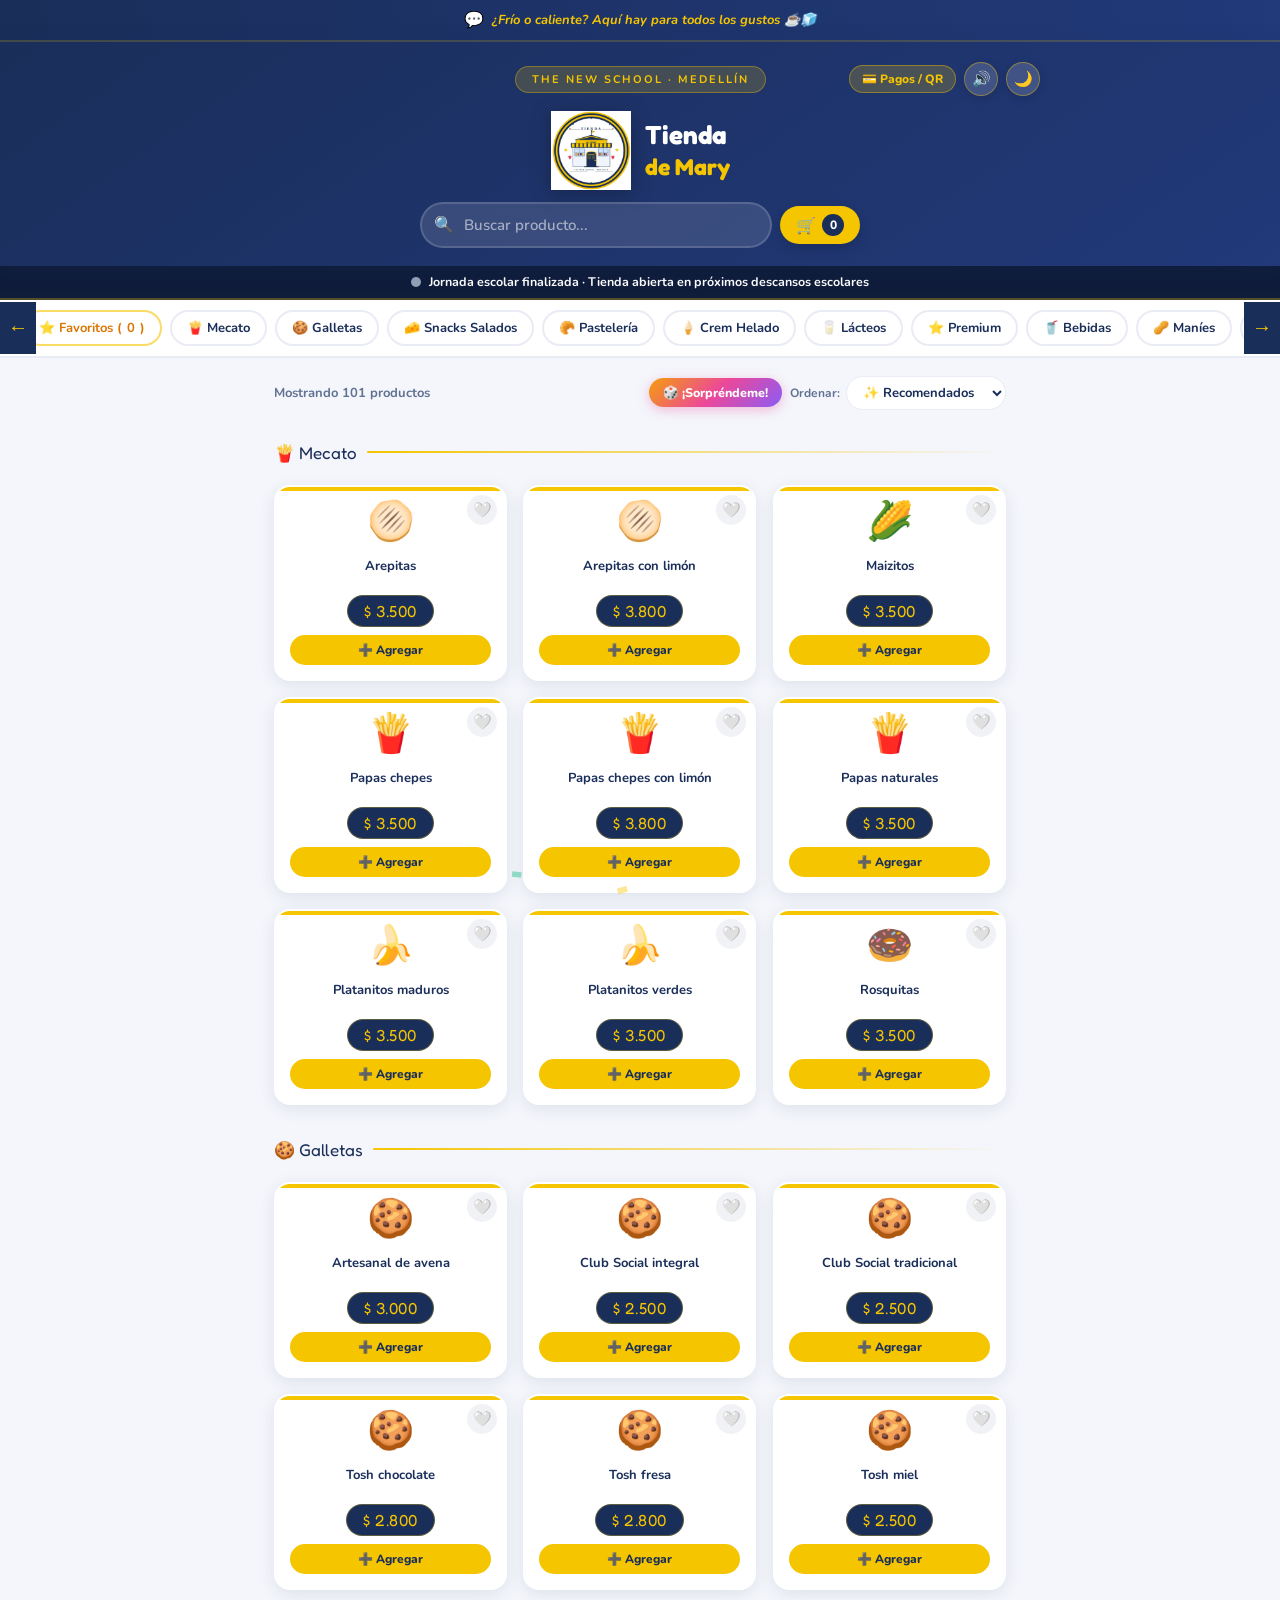
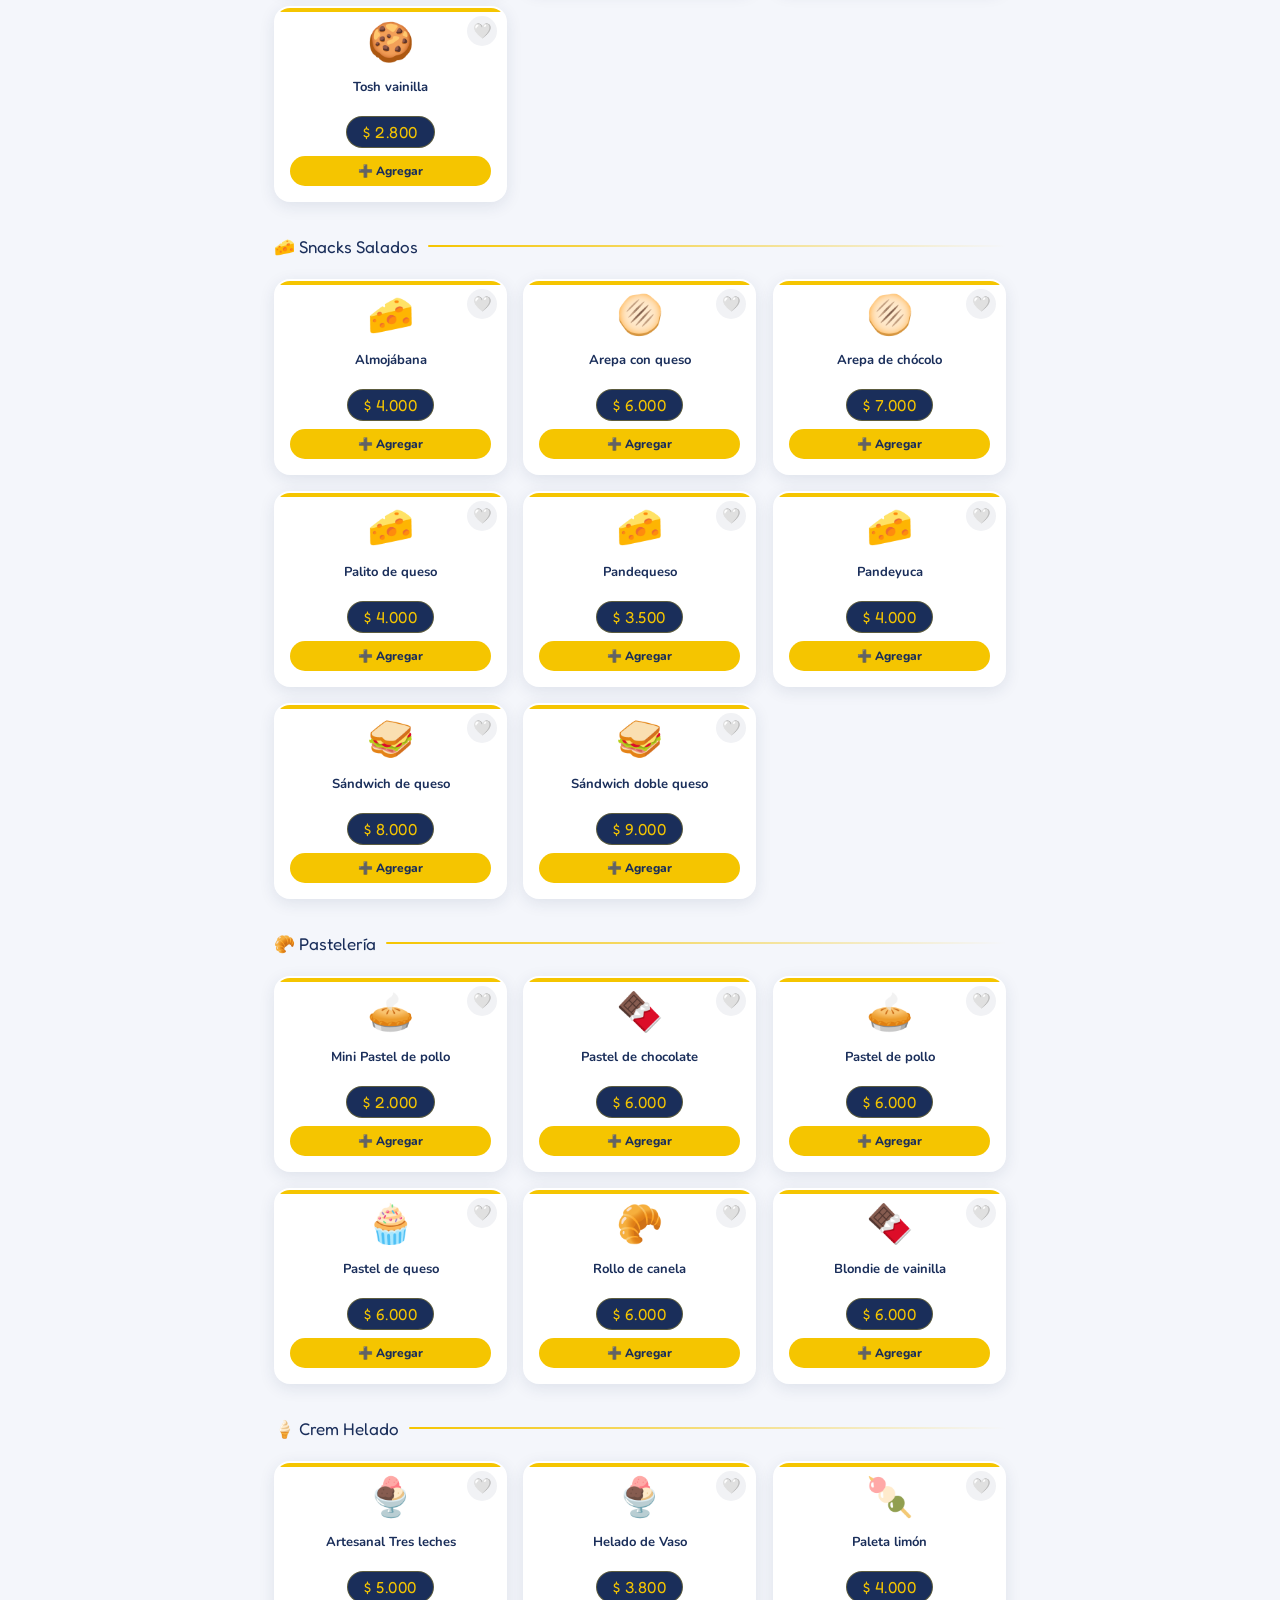
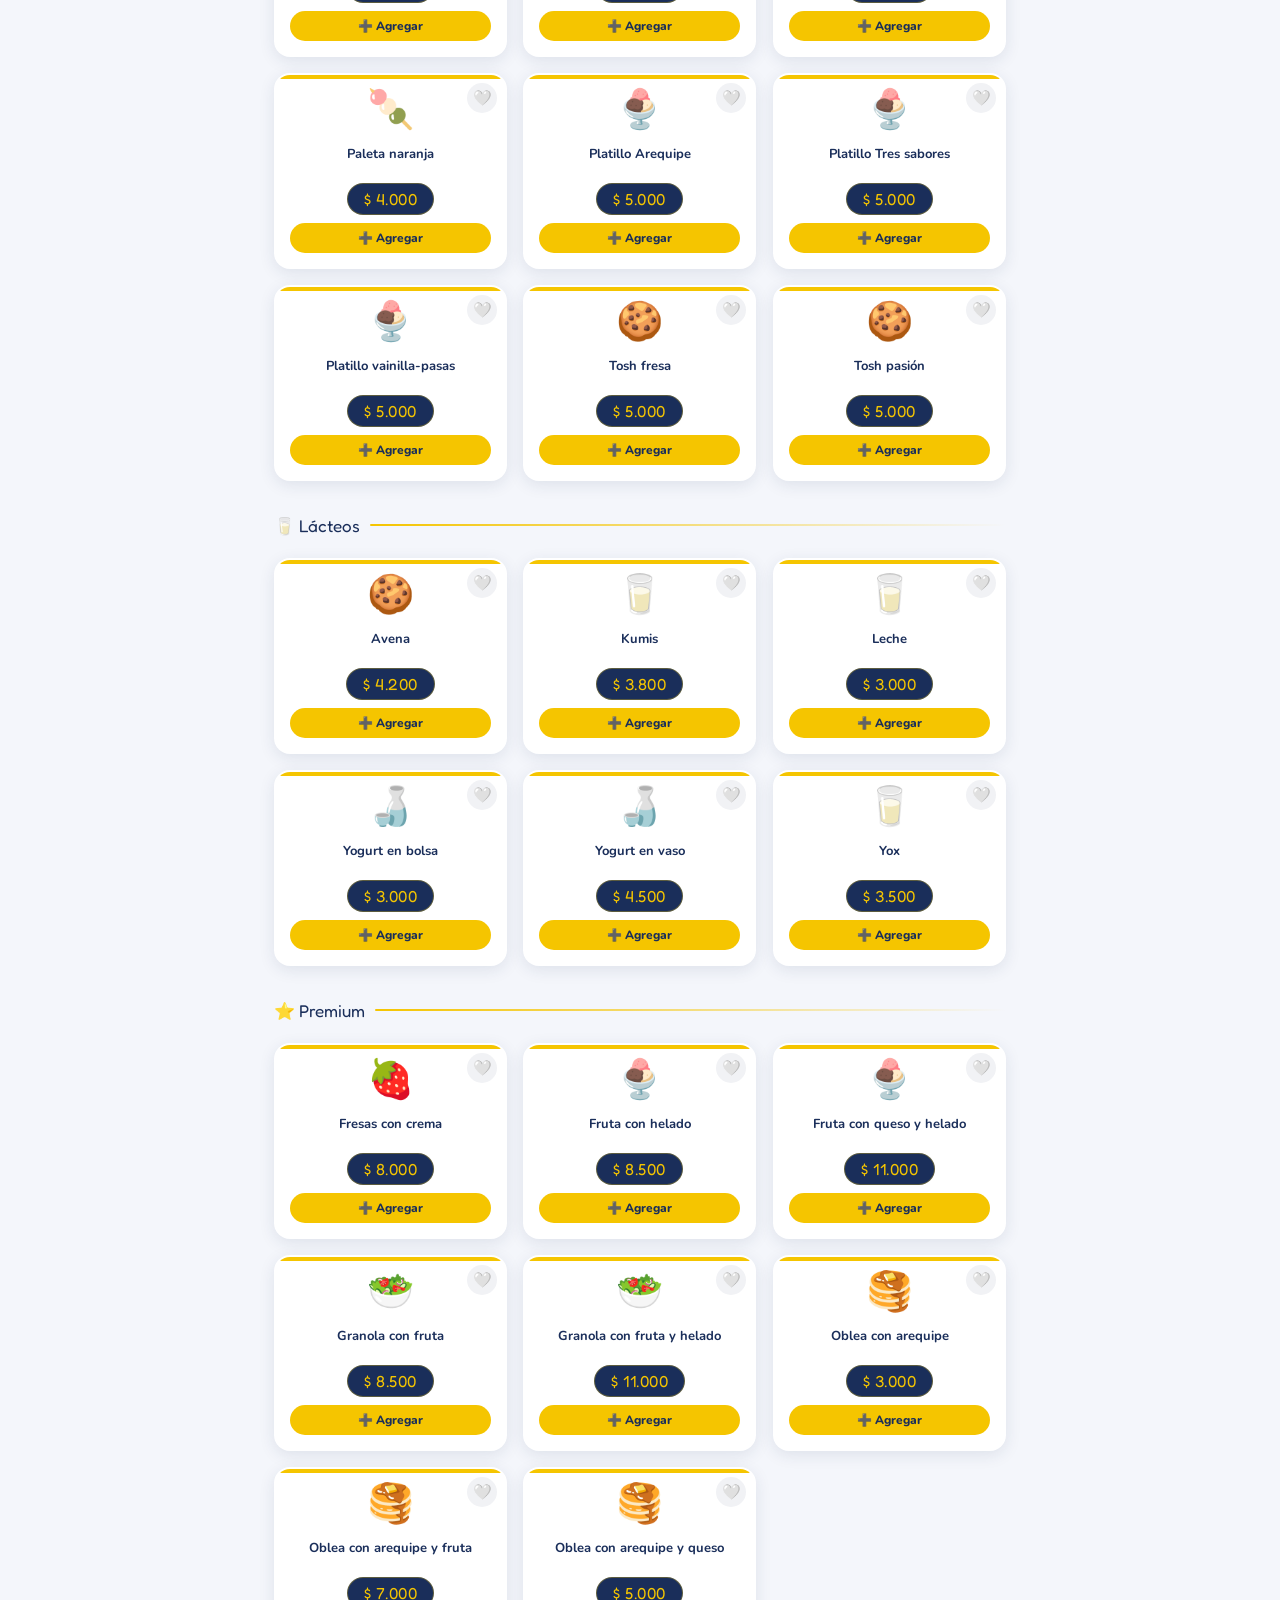
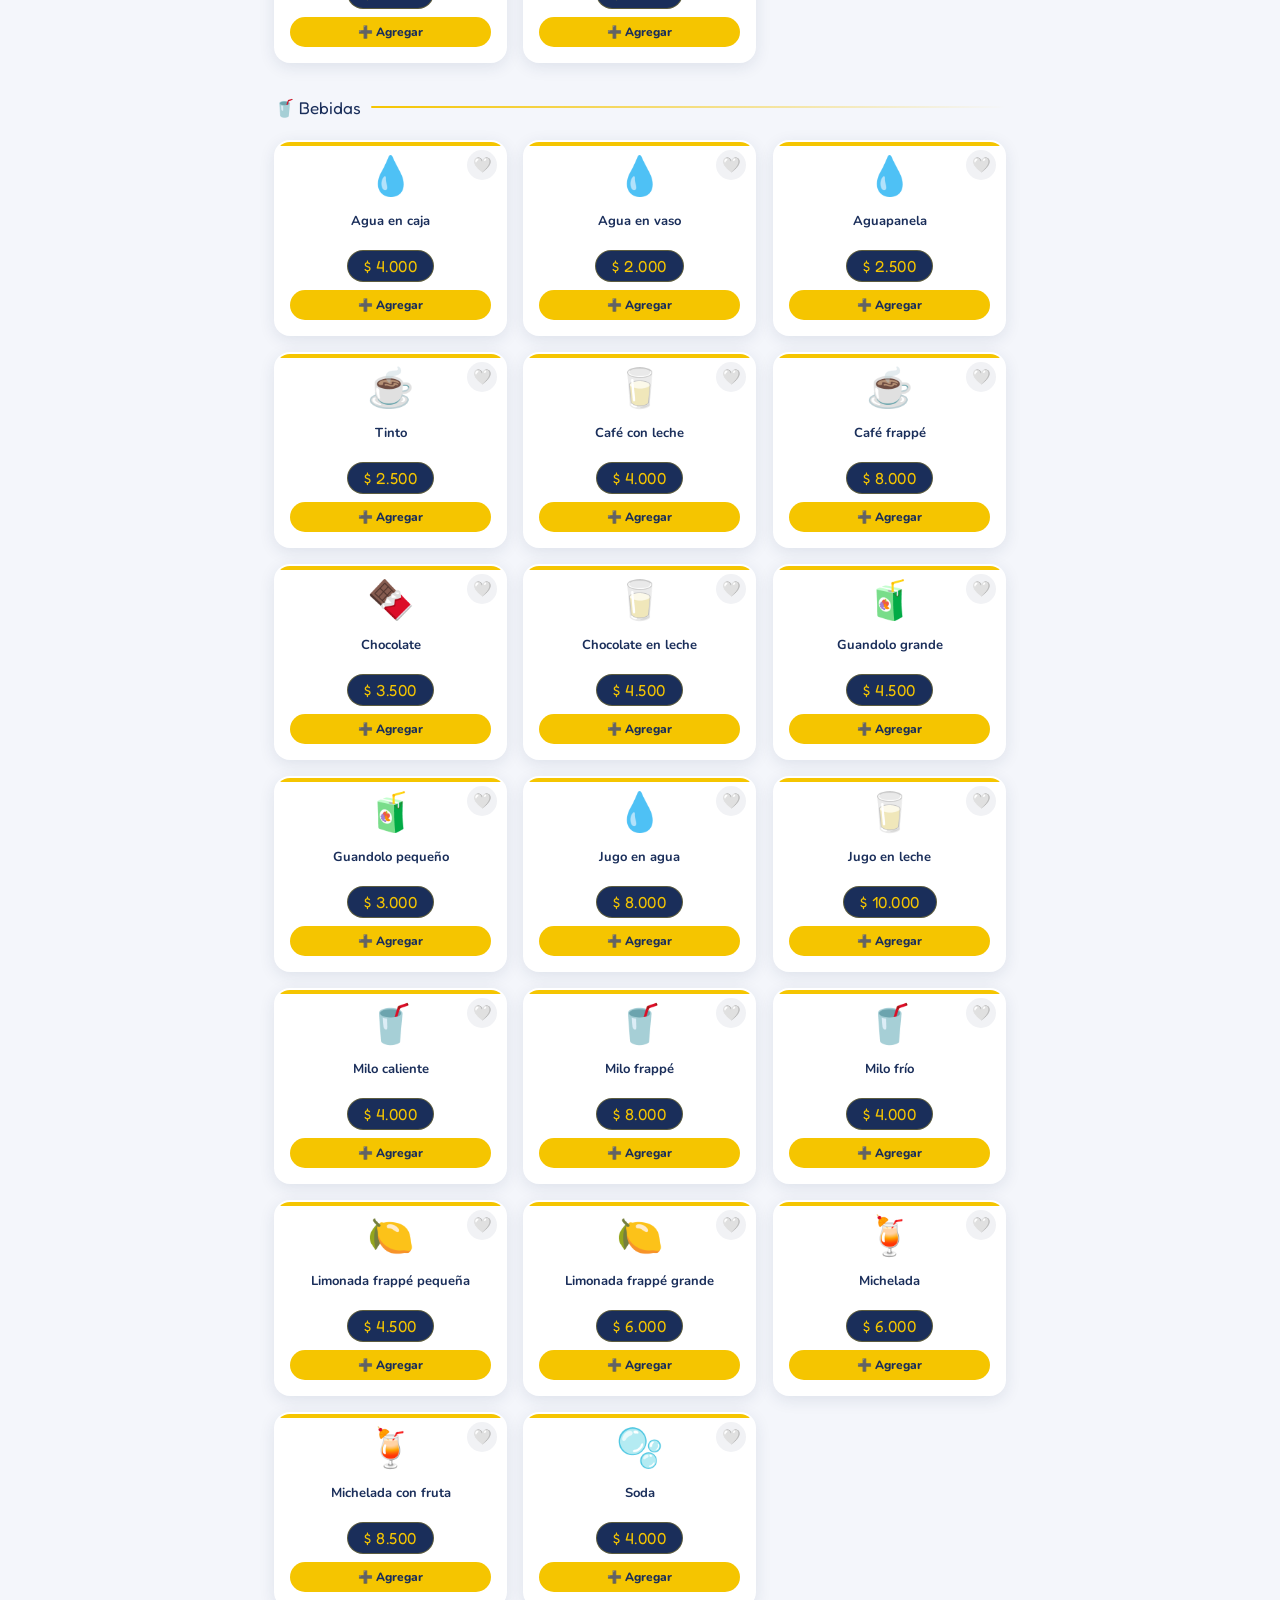
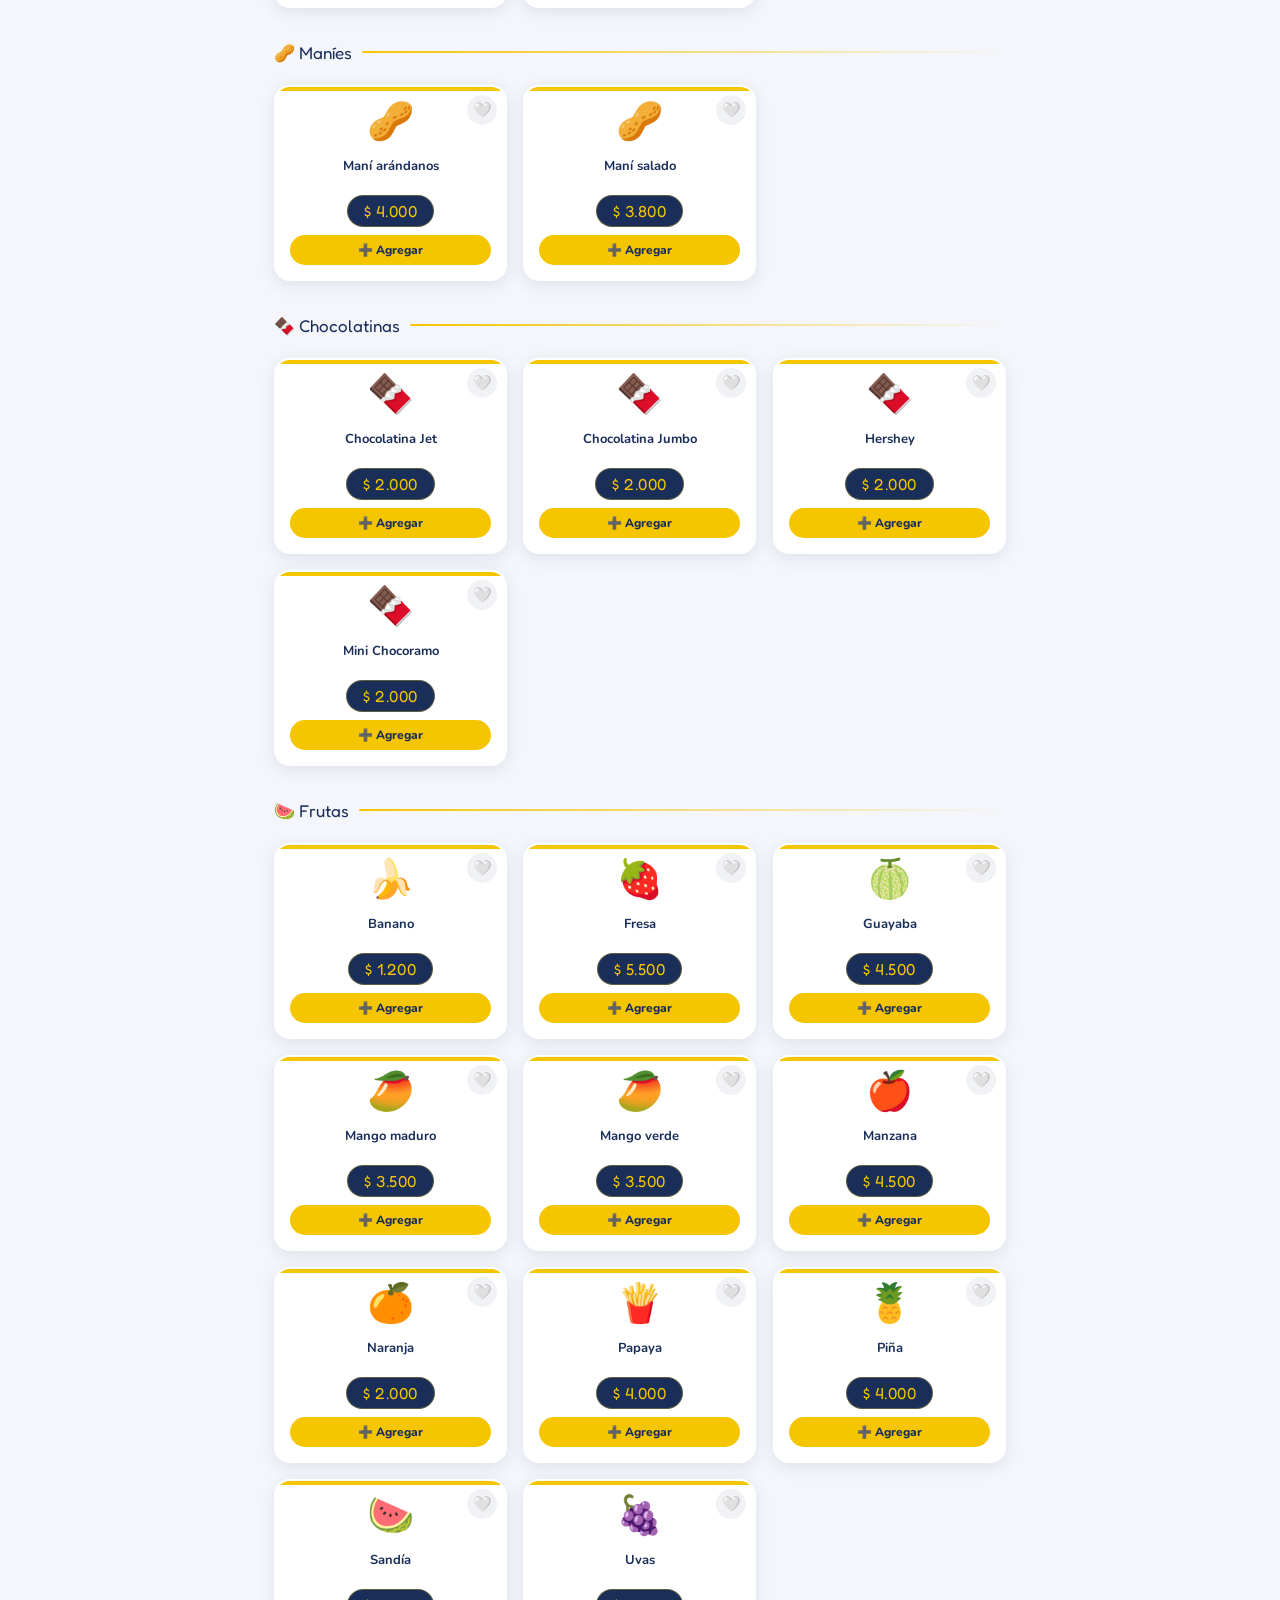
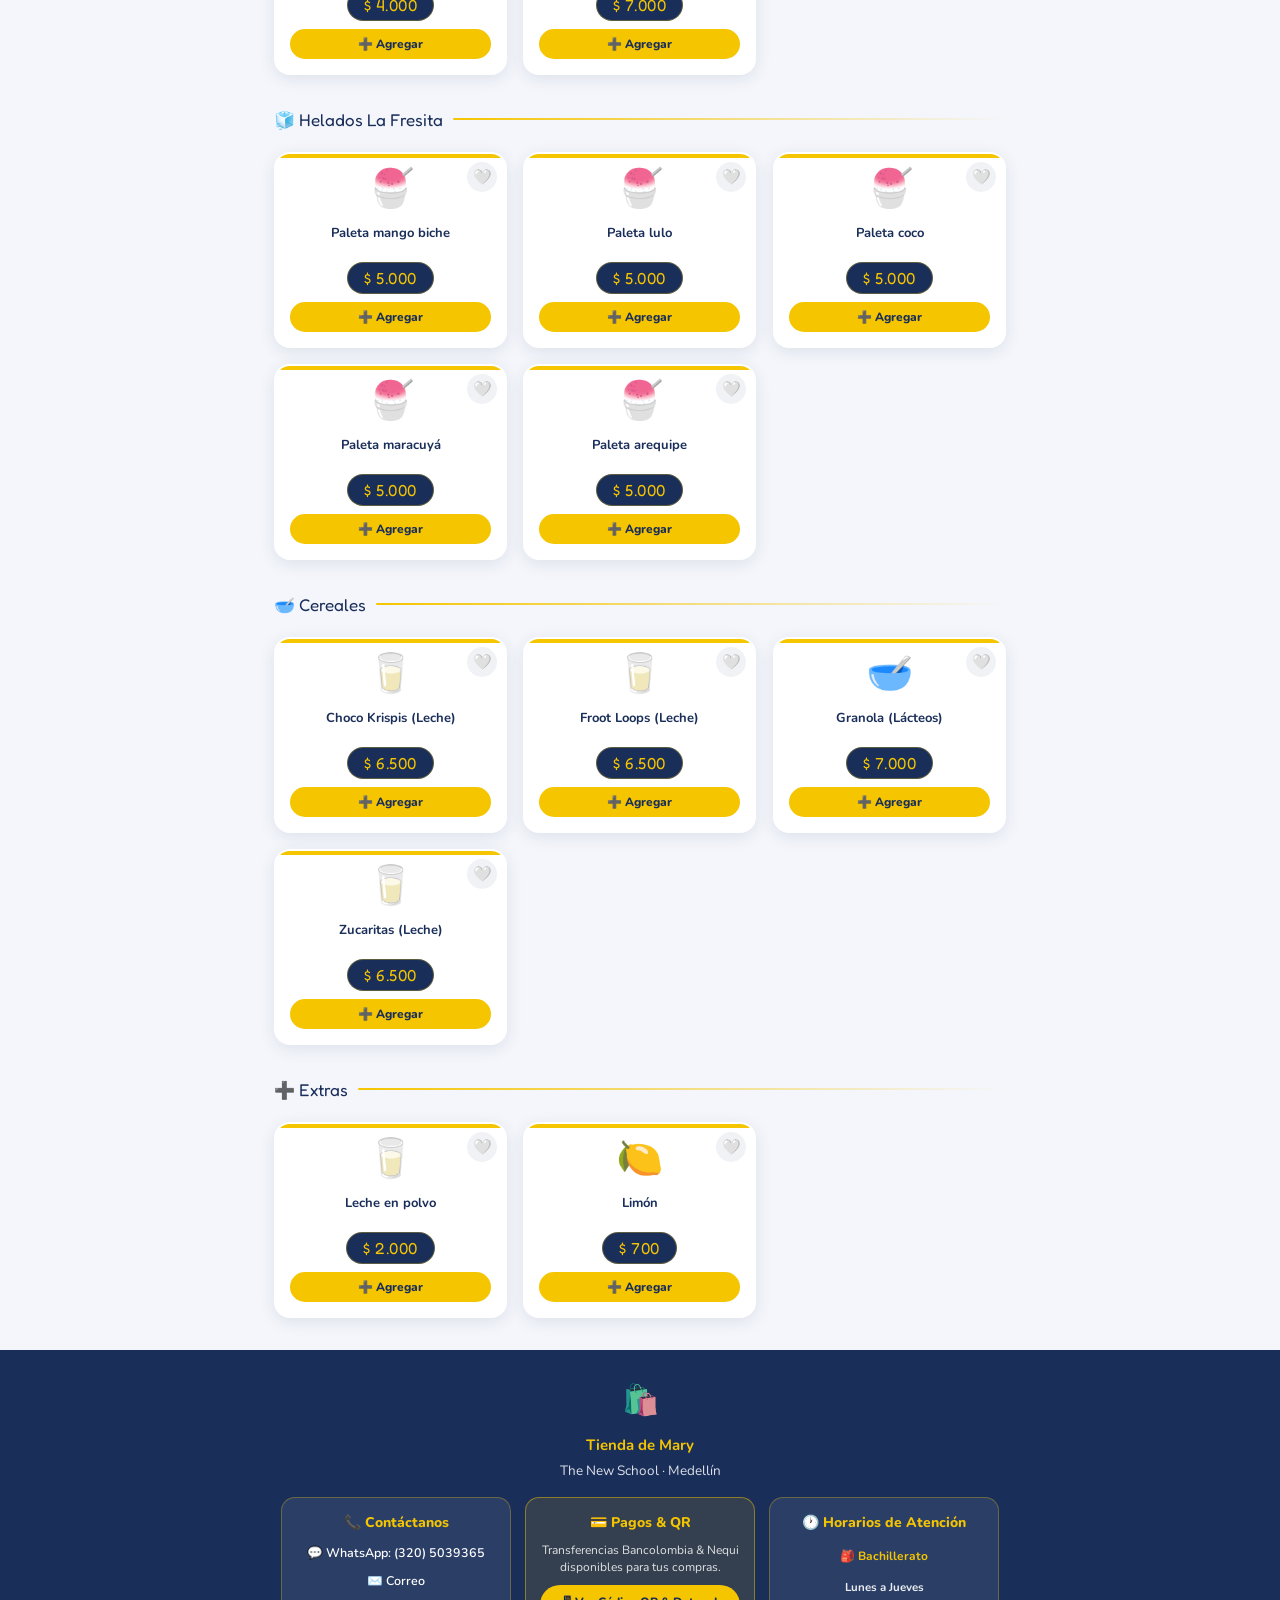
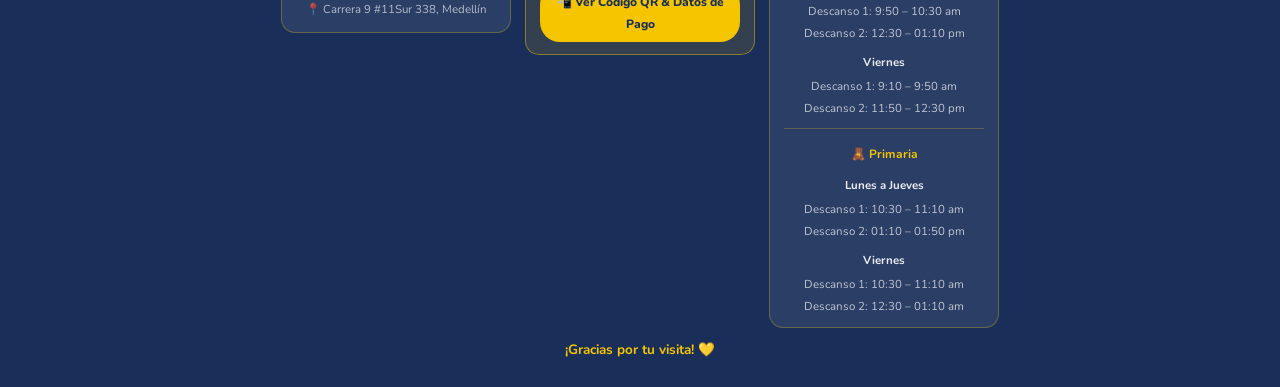
<file: index.html>
<!DOCTYPE html>
<html lang="es">
<head>
  <meta charset="UTF-8" />
  <meta name="viewport" content="width=device-width, initial-scale=1.0" />
  <title>Tienda de Mary – The New School</title>
  <link rel="preconnect" href="https://fonts.googleapis.com" />
  <link href="https://fonts.googleapis.com/css2?family=Nunito:wght@400;600;700;800;900&family=Fredoka+One&display=swap" rel="stylesheet" />
  <link rel="stylesheet" href="styles.css" />
</head>
<body>

  <!-- ══════════════════════════════════════
       SPLASH SCREEN
  ══════════════════════════════════════ -->
  <div id="splashScreen" class="splash-screen">
    <div class="splash-content">
      <div class="splash-logo-wrap">
        <img src="logo.png" alt="Tienda de Mary" class="splash-logo" />
      </div>
      <h1 class="splash-title">Tienda de Mary</h1>
      <p class="splash-subtitle">The New School · Medellín</p>
      <div class="splash-loader">
        <div class="splash-bar"></div>
      </div>
    </div>
  </div>

  <!-- ══════════════════════════════════════
       FRASE DEL DÍA
  ══════════════════════════════════════ -->
  <div class="frase-dia" id="fraseDia">
    <span class="frase-icono">💬</span>
    <span class="frase-texto" id="fraseTexto"></span>
  </div>

  <!-- HEADER -->
  <header class="header">
    <div class="header-top">
      <div class="school-badge">The New School · Medellín</div>
      <div class="header-actions">
        <a href="pagos.html" class="header-pay-link" title="Ver código QR y cuentas de pago">
          💳 Pagos / QR
        </a>
        <button id="soundToggleBtn" class="sound-toggle-btn" aria-label="Activar o silenciar sonidos" title="Sonido activado">
          <span id="soundIcon">🔊</span>
        </button>
        <button id="themeToggleBtn" class="theme-toggle-btn" aria-label="Cambiar tema día/noche" title="Cambiar tema">
          <span id="themeIcon">🌙</span>
        </button>
      </div>
    </div>
    <div class="logo-area">
      <div class="logo-svg-wrap" id="logoWrap">
        <img src="logo.png" alt="Tienda de Mary - The New School" class="logo-img" id="logoImg" />
      </div>
      <h1 class="store-title">Tienda<br><span> de Mary</span></h1>
    </div>

    <!-- SEARCH BAR & CART BUTTON -->
    <div class="search-wrap">
      <span class="search-icon">🔍</span>
      <input type="text" id="searchInput" placeholder="Buscar producto..." />
      <button id="cartToggleBtn" class="cart-toggle-btn" aria-label="Ver Pedido">
        🛒 <span id="cartBadge" class="cart-badge">0</span>
      </button>
    </div>
  </header>

  <!-- STORE REALTIME STATUS BANNER -->
  <div id="storeStatusBanner" class="status-banner">
    <div class="status-banner-content">
      <span class="status-indicator-dot" id="statusDot"></span>
      <span id="statusText" class="status-text">Verificando descansos escolares...</span>
    </div>
  </div>

  <!-- CATEGORY TABS -->
  <div class="cat-nav-wrap">
    <button class="cat-arrow" id="arrowLeft" aria-label="Anterior">&#8592;</button>
    <nav class="cat-nav" id="catNav">
      <button class="cat-btn active" data-cat="all">🛒 Todo</button>
      <button class="cat-btn cat-fav-btn" data-cat="favorites">⭐ Favoritos (<span id="favCount">0</span>)</button>
      <button class="cat-btn" data-cat="mecato">🍟 Mecato</button>
      <button class="cat-btn" data-cat="galletas">🍪 Galletas</button>
      <button class="cat-btn" data-cat="snacks">🧀 Snacks Salados</button>
      <button class="cat-btn" data-cat="pasteleria">🥐 Pastelería</button>
      <button class="cat-btn" data-cat="cremhelado">🍦 Crem Helado</button>
      <button class="cat-btn" data-cat="lacteos">🥛 Lácteos</button>
      <button class="cat-btn" data-cat="premium">⭐ Premium</button>
      <button class="cat-btn" data-cat="bebidas">🥤 Bebidas</button>
      <button class="cat-btn" data-cat="manis">🥜 Maníes</button>
      <button class="cat-btn" data-cat="chocolatinas">🍫 Chocolatinas</button>
      <button class="cat-btn" data-cat="frutas">🍉 Frutas</button>
      <button class="cat-btn" data-cat="helados">🧊 Helados La Fresita</button>
      <button class="cat-btn" data-cat="cereales">🥣 Cereales</button>
      <button class="cat-btn" data-cat="extras">➕ Extras</button>
    </nav>
    <button class="cat-arrow" id="arrowRight" aria-label="Siguiente">&#8594;</button>
  </div>

  <!-- PRODUCTS SECTION -->
  <main class="products-section" id="productsMain">
    <!-- Toolbar de filtros / contador y orden -->
    <div class="products-toolbar">
      <div class="toolbar-left">
        <span id="productsCount" class="products-count">Cargando productos...</span>
      </div>
      <div class="toolbar-right">
        <button id="surpriseMeBtn" class="surprise-btn" title="¿No sabes qué comer? ¡Gira la ruleta del recreo!">
          🎲 ¡Sorpréndeme!
        </button>
        <div class="sort-wrap">
          <label for="sortSelect" class="sort-label">Ordenar:</label>
          <select id="sortSelect" class="sort-select">
            <option value="default">✨ Recomendados</option>
            <option value="price-asc">💵 Menor precio</option>
            <option value="price-desc">💎 Mayor precio</option>
            <option value="name-asc">🔤 Nombre (A - Z)</option>
          </select>
        </div>
      </div>
    </div>

    <div id="noResults" class="no-results hidden">
      <span>😕</span>
      <p id="noResultsMsg">No encontramos ese producto.<br>¡Intenta con otra palabra!</p>
    </div>
    <div class="grid" id="productGrid"></div>
  </main>

  <!-- PRODUCT DETAIL MODAL -->
  <div id="productModal" class="product-modal hidden" role="dialog" aria-modal="true" aria-labelledby="detailTitle">
    <div class="product-modal-content">
      <button id="productModalCloseBtn" class="product-modal-close" aria-label="Cerrar">&times;</button>
      <div class="detail-header">
        <span id="detailEmoji" class="detail-emoji">🍟</span>
        <div class="detail-titles">
          <span id="detailCategory" class="detail-category">Mecato</span>
          <h2 id="detailTitle" class="detail-title">Nombre del Producto</h2>
          <span id="detailPriceUnit" class="detail-price-unit">$ 0</span>
        </div>
      </div>
      <div class="detail-body">
        <p id="detailDescription" class="detail-description">Delicioso producto disponible en la Tienda de Mary para disfrutar en tus descansos.</p>
        
        <div class="detail-qty-picker-wrap">
          <label class="qty-picker-label">Seleccionar cantidad:</label>
          <div class="detail-qty-control">
            <button id="detailBtnMinus" class="detail-qty-btn" aria-label="Disminuir cantidad">-</button>
            <input type="number" id="detailQtyInput" class="detail-qty-input" value="1" min="1" max="99" readonly />
            <button id="detailBtnPlus" class="detail-qty-btn" aria-label="Aumentar cantidad">+</button>
          </div>
          <div class="detail-quick-btns">
            <button class="quick-qty-btn" data-qty="1">+1</button>
            <button class="quick-qty-btn" data-qty="2">+2</button>
            <button class="quick-qty-btn" data-qty="3">+3</button>
            <button class="quick-qty-btn" data-qty="5">+5</button>
          </div>
        </div>

        <div class="detail-subtotal-row">
          <span>Subtotal:</span>
          <span id="detailSubtotalPrice" class="detail-subtotal-price">$ 0</span>
        </div>
      </div>
      <div class="detail-footer">
        <button id="detailAddToCartBtn" class="detail-add-btn">
          <span>🛒</span> Agregar al Pedido (<span id="detailBtnPrice">$ 0</span>)
        </button>
      </div>
    </div>
  </div>

  <!-- CART MODAL -->
  <div id="cartModal" class="cart-modal hidden" role="dialog" aria-modal="true" aria-labelledby="cartModalTitle">
    <div class="cart-modal-content">
      <div class="cart-modal-header">
        <div class="cart-header-title-wrap">
          <h2 id="cartModalTitle">🛒 Tu Pedido</h2>
          <span id="cartCountHeader" class="cart-count-pill">0 items</span>
        </div>
        <button id="cartCloseBtn" class="cart-close-btn" aria-label="Cerrar pedido">&times;</button>
      </div>
      <div id="cartItemsList" class="cart-items-list">
        <p class="empty-cart-msg">Tu pedido está vacío 🥑</p>
      </div>
      <div class="cart-modal-footer">
        <div class="cart-summary-box">
          <div class="cart-summary-row">
            <span>Cantidad de productos:</span>
            <span id="cartTotalItems">0</span>
          </div>
          <div class="cart-total-row">
            <span>Total:</span>
            <span id="cartTotal">$ 0</span>
          </div>
        </div>
        <div class="cart-actions-row">
          <button id="clearCartBtn" class="clear-cart-btn" aria-label="Vaciar Carrito">🗑️ Vaciar Carrito</button>
          <button id="continueShoppingBtn" class="continue-btn" aria-label="Seguir Explorando">Continuar</button>
        </div>
      </div>
    </div>
  </div>

  <!-- TOAST NOTIFICATION CONTAINER -->
  <div id="toastContainer" class="toast-container" aria-live="polite"></div>

  <!-- FOOTER -->
  <footer class="footer">
    <div class="footer-logo">🛍️</div>
    <p><strong>Tienda de Mary</strong></p>
    <p>The New School · Medellín</p>

    <div class="footer-columns">

      <!-- Contacto -->
      <div class="footer-contact">
        <p class="footer-contact-title">📞 Contáctanos</p>
        <a class="footer-link" href="https://api.whatsapp.com/send?phone=573205039365" target="_blank" rel="noopener noreferrer">
          💬 WhatsApp: (320) 5039365
        </a>
        <a class="footer-link" href="mailto:Correo@thenewschool.edu.co">
          ✉️ Correo
        </a>
        <p class="footer-address">📍 Carrera 9 #11Sur 338, Medellín</p>
      </div>

      <!-- Pagos & Transferencias -->
      <div class="footer-contact footer-payment-box">
        <p class="footer-contact-title">💳 Pagos & QR</p>
        <p class="footer-payment-desc">Transferencias Bancolombia & Nequi disponibles para tus compras.</p>
        <a href="pagos.html" class="footer-payment-btn">
          📲 Ver Código QR & Datos de Pago
        </a>
      </div>

      <!-- Horarios -->
      <div class="footer-contact">
        <p class="footer-contact-title">🕐 Horarios de Atención</p>

        <p class="footer-schedule-sub">🎒 Bachillerato</p>
        <p class="footer-schedule-days">Lunes a Jueves</p>
        <p class="footer-schedule-time">Descanso 1: 9:50 – 10:30 am</p>
        <p class="footer-schedule-time">Descanso 2: 12:30 – 01:10 pm</p>
        <p class="footer-schedule-days" style="margin-top:5px;">Viernes</p>
        <p class="footer-schedule-time">Descanso 1: 9:10 – 9:50 am</p>
        <p class="footer-schedule-time">Descanso 2: 11:50 – 12:30 pm</p>

        <div class="footer-schedule-divider"></div>

        <p class="footer-schedule-sub">🧸 Primaria</p>
        <p class="footer-schedule-days">Lunes a Jueves</p>
        <p class="footer-schedule-time">Descanso 1: 10:30 – 11:10 am</p>
        <p class="footer-schedule-time">Descanso 2: 01:10 – 01:50 pm</p>
        <p class="footer-schedule-days" style="margin-top:5px;">Viernes</p>
        <p class="footer-schedule-time">Descanso 1: 10:30 – 11:10 am</p>
        <p class="footer-schedule-time">Descanso 2: 12:30 – 01:10 am</p>
        
      </div>

    </div>

    <p class="footer-note">¡Gracias por tu visita! 💛</p>
  </footer>

  <!-- BOTÓN SUBIR ARRIBA -->
  <button id="btnTop" class="btn-top" aria-label="Volver arriba">&#8679;</button>

  <!-- SURPRISE / ROULETTE MODAL -->
  <div id="surpriseModal" class="surprise-modal hidden" role="dialog" aria-modal="true" aria-labelledby="surpriseModalTitle">
    <div class="surprise-modal-content">
      <button id="surpriseCloseBtn" class="product-modal-close" aria-label="Cerrar">&times;</button>
      
      <div class="surprise-header">
        <span class="surprise-badge">🎲 The New School</span>
        <h2 id="surpriseModalTitle" class="surprise-title">Ruleta del Recreo</h2>
        <p class="surprise-subtitle">¿No sabes qué comer? ¡Deja que la suerte elija tu mecato de hoy!</p>
      </div>

      <div class="roulette-box">
        <div id="rouletteSlot" class="roulette-slot">
          <span id="rouletteEmoji" class="roulette-emoji">🎲</span>
          <div class="roulette-info">
            <span id="rouletteCat" class="roulette-cat">Toca para jugar</span>
            <h3 id="rouletteName" class="roulette-name">¿Cuál será tu snack?</h3>
            <span id="roulettePrice" class="roulette-price">$ 0</span>
          </div>
        </div>
      </div>

      <div class="surprise-actions">
        <button id="spinRouletteBtn" class="spin-btn">
          ✨ ¡Girar la Ruleta! 🎲
        </button>
        <button id="addSurpriseToCartBtn" class="surprise-add-cart-btn hidden">
          🛒 ¡Me lo llevo! Agregar al Pedido
        </button>
      </div>
    </div>
  </div>

  <script src="app.js"></script>
</body>
</html>
</file>
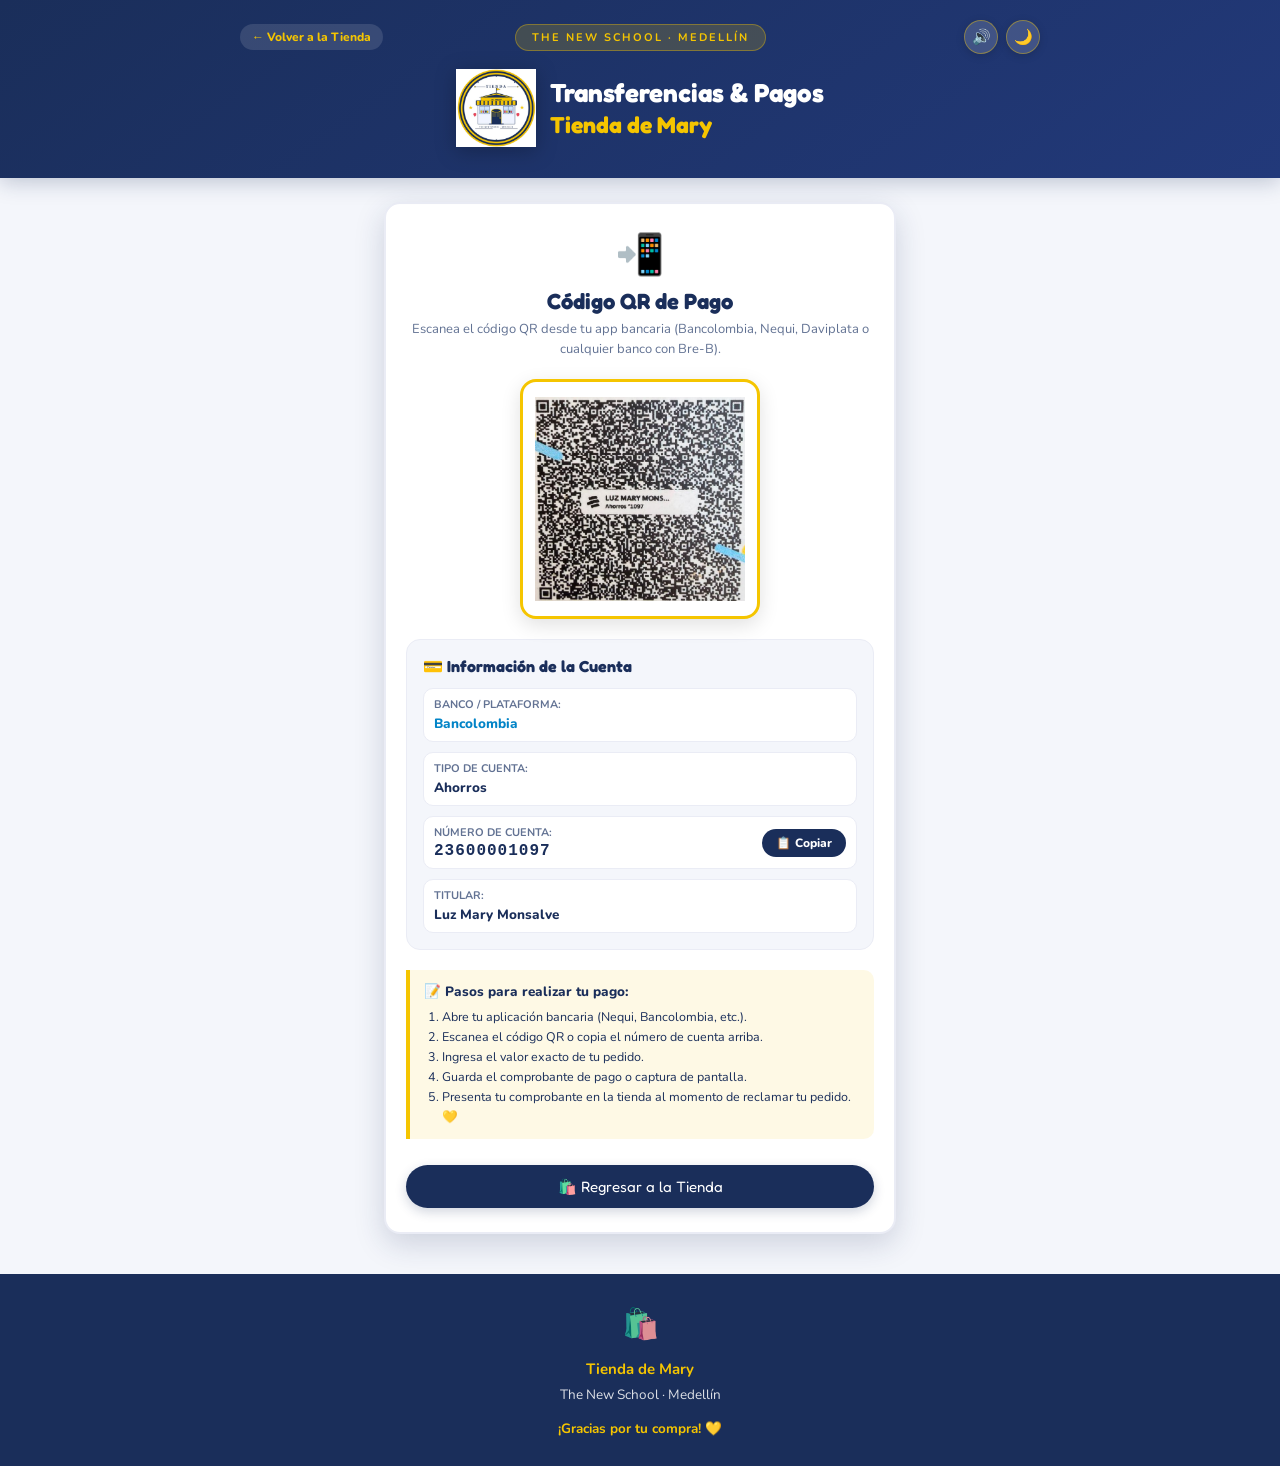
<file: pagos.html>
<!DOCTYPE html>
<html lang="es">
<head>
  <meta charset="UTF-8" />
  <meta name="viewport" content="width=device-width, initial-scale=1.0" />
  <title>Métodos de Pago – Tienda de Mary</title>
  <link rel="preconnect" href="https://fonts.googleapis.com" />
  <link href="https://fonts.googleapis.com/css2?family=Nunito:wght@400;600;700;800;900&family=Fredoka+One&display=swap" rel="stylesheet" />
  <link rel="stylesheet" href="styles.css" />
</head>
<body class="payments-page-body">

  <!-- HEADER -->
  <header class="header">
    <div class="header-top">
      <a href="index.html" class="back-link" aria-label="Volver a la tienda">
        &#8592; Volver a la Tienda
      </a>
      <div class="school-badge">The New School · Medellín</div>
      <div class="header-actions">
        <button id="soundToggleBtn" class="sound-toggle-btn" aria-label="Activar o silenciar sonidos" title="Sonido activado">
          <span id="soundIcon">🔊</span>
        </button>
        <button id="themeToggleBtn" class="theme-toggle-btn" aria-label="Cambiar tema día/noche" title="Cambiar tema">
          <span id="themeIcon">🌙</span>
        </button>
      </div>
    </div>
    <div class="logo-area">
      <div class="logo-svg-wrap">
        <img src="logo.png" alt="Tienda de Mary - The New School" class="logo-img" />
      </div>
      <h1 class="store-title">Transferencias & Pagos<br><span>Tienda de Mary</span></h1>
    </div>
  </header>

  <!-- MAIN PAYMENTS CONTENT -->
  <main class="payments-container">
    <div class="payments-card">
      <div class="payments-header">
        <span class="payments-icon">📲</span>
        <h2>Código QR de Pago</h2>
        <p>Escanea el código QR desde tu app bancaria (Bancolombia, Nequi, Daviplata o cualquier banco con Bre-B).</p>
      </div>

      <!-- QR CODE CONTAINER -->
      <div class="qr-box-wrapper">
        <div class="qr-placeholder" id="qrContainer">
          <img src="Cuenta Ahorros QR.jpeg" alt="Código QR de Pago" class="qr-image" onerror="this.style.display='none'; document.getElementById('qrFallback').style.display='flex';" />
          
          <div id="qrFallback" class="qr-fallback" style="display:none;">
            <span class="qr-fallback-icon">📷</span>
            <span class="qr-fallback-title">Espacio para tu Código QR</span>
            <span class="qr-fallback-desc">Guarda tu imagen como <code>qr-pago.png</code> en la carpeta de la tienda para que se muestre aquí automáticamente.</span>
          </div>
        </div>
      </div>

      <!-- BANK ACCOUNT DETAILS -->
      <div class="account-details-box">
        <h3 class="account-details-title">💳 Información de la Cuenta</h3>

        <div class="detail-row">
          <div class="detail-label-group">
            <span class="detail-label">Banco / Plataforma:</span>
            <span class="detail-value highlight-bank">Bancolombia</span>
          </div>
        </div>

        <div class="detail-row">
          <div class="detail-label-group">
            <span class="detail-label">Tipo de Cuenta:</span>
            <span class="detail-value">Ahorros</span>
          </div>
        </div>

        <div class="detail-row detail-row-copyable">
          <div class="detail-label-group">
            <span class="detail-label">Número de Cuenta:</span>
            <span class="detail-value account-number" id="accountNumberText">23600001097</span>
          </div>
          <button class="copy-btn" id="copyAccountBtn" aria-label="Copiar número de cuenta">
            <span id="copyIcon">📋</span> Copiar
          </button>
        </div>

        <div class="detail-row">
          <div class="detail-label-group">
            <span class="detail-label">Titular:</span>
            <span class="detail-value">Luz Mary Monsalve</span>
          </div>
        </div>
      </div>

      <!-- INSTRUCTIONS -->
      <div class="payment-steps">
        <h3>📝 Pasos para realizar tu pago:</h3>
        <ol>
          <li>Abre tu aplicación bancaria (Nequi, Bancolombia, etc.).</li>
          <li>Escanea el código QR o copia el número de cuenta arriba.</li>
          <li>Ingresa el valor exacto de tu pedido.</li>
          <li>Guarda el comprobante de pago o captura de pantalla.</li>
          <li>Presenta tu comprobante en la tienda al momento de reclamar tu pedido. 💛</li>
        </ol>
      </div>

      <div class="payments-action">
        <a href="index.html" class="btn-return-store">🛍️ Regresar a la Tienda</a>
      </div>
    </div>
  </main>

  <!-- TOAST NOTIFICATION CONTAINER -->
  <div id="toastContainer" class="toast-container" aria-live="polite"></div>

  <!-- FOOTER -->
  <footer class="footer">
    <div class="footer-logo">🛍️</div>
    <p><strong>Tienda de Mary</strong></p>
    <p>The New School · Medellín</p>
    <p class="footer-note">¡Gracias por tu compra! 💛</p>
  </footer>

  <script>
    // Modo Oscuro
    const themeToggleBtn = document.getElementById('themeToggleBtn');
    const themeIcon = document.getElementById('themeIcon');

    function applyTheme(isDark) {
      if (isDark) {
        document.body.classList.add('dark-theme');
        if (themeIcon) themeIcon.textContent = '☀️';
      } else {
        document.body.classList.remove('dark-theme');
        if (themeIcon) themeIcon.textContent = '🌙';
      }
    }

    const savedTheme = localStorage.getItem('mary_theme');
    const prefersDark = window.matchMedia && window.matchMedia('(prefers-color-scheme: dark)').matches;
    applyTheme(savedTheme ? savedTheme === 'dark' : prefersDark);

    if (themeToggleBtn) {
      themeToggleBtn.addEventListener('click', () => {
        const isDarkNow = !document.body.classList.contains('dark-theme');
        applyTheme(isDarkNow);
        localStorage.setItem('mary_theme', isDarkNow ? 'dark' : 'light');
        showToast(isDarkNow ? 'Modo oscuro activado' : 'Modo claro activado', isDarkNow ? '🌙' : '☀️');
      });
    }

    // Copiar número de cuenta
    const copyBtn = document.getElementById('copyAccountBtn');
    const accountNumberText = document.getElementById('accountNumberText');

    if (copyBtn && accountNumberText) {
      copyBtn.addEventListener('click', () => {
        const num = accountNumberText.textContent.trim();
        navigator.clipboard.writeText(num).then(() => {
          copyBtn.innerHTML = '<span>✅</span> ¡Copiado!';
          showToast('¡Número de cuenta copiado al portapapeles!', '📋');
          setTimeout(() => {
            copyBtn.innerHTML = '<span id="copyIcon">📋</span> Copiar';
          }, 2000);
        }).catch(() => {
          // Fallback
          showToast('Número: ' + num, '📋');
        });
      });
    }

    // Toast helper
    function showToast(message, emoji = '✨') {
      const container = document.getElementById('toastContainer');
      if (!container) return;

      const toast = document.createElement('div');
      toast.className = 'toast';
      toast.innerHTML = `<span>${emoji}</span> <span>${message}</span>`;
      container.appendChild(toast);

      requestAnimationFrame(() => {
        toast.classList.add('show');
      });

      setTimeout(() => {
        toast.classList.remove('show');
        setTimeout(() => {
          if (toast.parentNode) toast.parentNode.removeChild(toast);
        }, 300);
      }, 2200);
    }
  </script>
</body>
</html>
</file>
<file: styles.css>
/* =====================================================
   TIENDA DE MARY – The New School
   Colores: Azul marino #1a2e5a | Amarillo #f5c500 | Blanco #ffffff
   ===================================================== */

*, *::before, *::after { box-sizing: border-box; margin: 0; padding: 0; }

:root {
  --azul:       #1a2e5a;
  --azul2:      #22397a;
  --amarillo:   #f5c500;
  --amarillo2:  #ffd740;
  --blanco:     #ffffff;
  --gris-bg:    #f4f6fb;
  --gris-card:  #ffffff;
  --texto:      #1a2e5a;
  --texto-muted:#627293;
  --border:     #eaecf5;
  --shadow:     0 4px 16px rgba(26,46,90,0.10);
  --shadow-lg:  0 10px 30px rgba(26,46,90,0.18);
  --radius:     16px;
  --fav-color:  #e8455a;
  --success:    #10b981;
  --warning:    #f59e0b;
}

body.dark-theme {
  --azul:       #0d172e;
  --azul2:      #17264a;
  --amarillo:   #f5c500;
  --amarillo2:  #ffd740;
  --blanco:     #172138;
  --gris-bg:    #0b101d;
  --gris-card:  #151f34;
  --texto:      #e6edf8;
  --texto-muted:#96a6c7;
  --border:     #233252;
  --shadow:     0 4px 16px rgba(0,0,0,0.40);
  --shadow-lg:  0 10px 30px rgba(0,0,0,0.60);
}

html { scroll-behavior: smooth; }

body {
  font-family: 'Nunito', sans-serif;
  background: var(--gris-bg);
  color: var(--texto);
  min-height: 100vh;
  transition: background-color 0.3s ease, color 0.3s ease;
}

/* ====== HEADER ====== */
.header {
  background: linear-gradient(145deg, var(--azul) 0%, var(--azul2) 100%);
  padding: 14px 16px 16px;
  text-align: center;
  position: sticky;
  top: 0;
  z-index: 100;
  box-shadow: 0 4px 20px rgba(26,46,90,0.25);
}

.header-top {
  position: relative;
  display: flex;
  align-items: center;
  justify-content: center;
  min-height: 38px;
  margin-bottom: 12px;
  max-width: 800px;
  margin-left: auto;
  margin-right: auto;
}

.school-badge {
  display: inline-block;
  background: rgba(245,197,0,0.18);
  color: var(--amarillo);
  font-size: 11px;
  font-weight: 700;
  letter-spacing: 2px;
  padding: 5px 16px;
  border-radius: 20px;
  border: 1px solid rgba(245,197,0,0.35);
  text-transform: uppercase;
  margin: 0 auto;
  text-align: center;
}

.header-actions {
  position: absolute;
  right: 0;
  top: 50%;
  transform: translateY(-50%);
  display: flex;
  align-items: center;
  gap: 8px;
}

.header-pay-link {
  background: rgba(245,197,0,0.20);
  color: var(--amarillo);
  text-decoration: none;
  font-size: 12px;
  font-weight: 800;
  padding: 5px 12px;
  border-radius: 20px;
  border: 1px solid rgba(245,197,0,0.4);
  transition: background 0.18s, transform 0.18s;
  display: inline-flex;
  align-items: center;
  gap: 4px;
}

.header-pay-link:hover {
  background: var(--amarillo);
  color: var(--azul);
  transform: scale(1.05);
}

.sound-toggle-btn,
.theme-toggle-btn {
  background: rgba(255,255,255,0.15);
  border: 1px solid rgba(245,197,0,0.4);
  color: var(--amarillo);
  border-radius: 50%;
  width: 34px;
  height: 34px;
  display: flex;
  align-items: center;
  justify-content: center;
  font-size: 15px;
  cursor: pointer;
  transition: transform 0.2s, background 0.2s, border-color 0.2s;
  box-shadow: 0 2px 8px rgba(0,0,0,0.15);
}

.sound-toggle-btn:hover,
.theme-toggle-btn:hover {
  transform: scale(1.1);
  background: rgba(245,197,0,0.25);
  border-color: var(--amarillo);
}

.logo-area {
  display: flex;
  align-items: center;
  justify-content: center;
  gap: 14px;
  margin-bottom: 12px;
}

.logo-svg-wrap {
  width: 80px;
  height: 80px;
  border-radius: 50%;
  overflow: visible;
  background: transparent;
  display: flex;
  align-items: center;
  justify-content: center;
  flex-shrink: 0;
}

.store-title {
  font-family: 'Fredoka One', cursive;
  color: #ffffff;
  font-size: 22px;
  line-height: 1.2;
  text-align: left;
}

.store-title span {
  color: var(--amarillo);
  font-size: 20px;
}

/* Search */
.search-wrap {
  position: relative;
  max-width: 440px;
  margin: 0 auto;
  display: flex;
  align-items: center;
  gap: 8px;
}

.search-icon {
  position: absolute;
  left: 14px;
  top: 50%;
  transform: translateY(-50%);
  font-size: 16px;
  pointer-events: none;
}

#searchInput {
  flex: 1;
  padding: 11px 16px 11px 42px;
  border-radius: 30px;
  border: 2px solid rgba(255,255,255,0.15);
  background: rgba(255,255,255,0.12);
  color: #ffffff;
  font-family: 'Nunito', sans-serif;
  font-size: 15px;
  font-weight: 600;
  outline: none;
  transition: border 0.2s, background 0.2s;
}

#searchInput::placeholder { color: rgba(255,255,255,0.55); }

#searchInput:focus {
  border-color: var(--amarillo);
  background: rgba(255,255,255,0.20);
}

/* Cart Toggle Button */
.cart-toggle-btn {
  background: var(--amarillo);
  color: var(--azul);
  border: none;
  border-radius: 30px;
  padding: 8px 16px;
  font-family: 'Fredoka One', cursive;
  font-size: 16px;
  cursor: pointer;
  display: flex;
  align-items: center;
  gap: 6px;
  box-shadow: 0 4px 12px rgba(0,0,0,0.15);
  transition: transform 0.18s, background 0.18s;
  flex-shrink: 0;
}

.cart-toggle-btn:hover {
  background: var(--amarillo2);
  transform: scale(1.05);
}

.cart-badge {
  background: var(--azul);
  color: #ffffff;
  border-radius: 50%;
  width: 22px;
  height: 22px;
  display: inline-flex;
  align-items: center;
  justify-content: center;
  font-size: 12px;
  font-family: 'Nunito', sans-serif;
  font-weight: 800;
  transition: transform 0.2s;
}

@keyframes cartPulse {
  0% { transform: scale(1); }
  50% { transform: scale(1.35); }
  100% { transform: scale(1); }
}

.cart-pulse {
  animation: cartPulse 0.35s ease;
}

/* ====== STATUS REALTIME BANNER ====== */
.status-banner {
  background: #0f1c3a;
  color: #ffffff;
  border-bottom: 2px solid rgba(245,197,0,0.3);
  padding: 7px 14px;
  text-align: center;
  font-size: 12.5px;
  font-weight: 700;
  transition: background-color 0.3s;
}

body.dark-theme .status-banner {
  background: #090e1a;
}

.status-banner-content {
  display: inline-flex;
  align-items: center;
  justify-content: center;
  gap: 8px;
}

.status-indicator-dot {
  width: 10px;
  height: 10px;
  border-radius: 50%;
  background: #10b981;
  display: inline-block;
  box-shadow: 0 0 8px #10b981;
  animation: pulseDot 1.8s infinite;
}

@keyframes pulseDot {
  0% { transform: scale(0.95); opacity: 0.8; }
  50% { transform: scale(1.2); opacity: 1; box-shadow: 0 0 12px #10b981; }
  100% { transform: scale(0.95); opacity: 0.8; }
}

.status-indicator-dot.break-active {
  background: #10b981;
  box-shadow: 0 0 8px #10b981;
}

.status-indicator-dot.break-soon {
  background: #f59e0b;
  box-shadow: 0 0 8px #f59e0b;
}

.status-indicator-dot.break-closed {
  background: #94a3b8;
  box-shadow: none;
  animation: none;
}

/* ====== CATEGORY NAV ====== */
.cat-nav-wrap {
  display: flex;
  align-items: center;
  background: var(--blanco);
  border-bottom: 2px solid var(--border);
  position: relative;
  transition: background-color 0.3s ease, border-color 0.3s ease;
}

.cat-arrow {
  flex-shrink: 0;
  width: 36px;
  height: 100%;
  min-height: 52px;
  background: var(--azul);
  color: var(--amarillo);
  border: none;
  font-size: 20px;
  font-weight: 900;
  cursor: pointer;
  display: flex;
  align-items: center;
  justify-content: center;
  transition: background 0.18s, transform 0.12s, opacity 0.2s;
  z-index: 2;
  user-select: none;
}

.cat-arrow:hover {
  background: var(--azul2);
  transform: scale(1.08);
}

.cat-arrow:active {
  transform: scale(0.95);
}

#arrowLeft  { border-radius: 0; }
#arrowRight { border-radius: 0; }

.cat-nav {
  display: flex;
  gap: 8px;
  padding: 10px 8px;
  overflow-x: auto;
  flex: 1;
  scrollbar-width: none;
  -ms-overflow-style: none;
  scroll-behavior: smooth;
}

.cat-nav::-webkit-scrollbar { display: none; }

.cat-btn {
  display: inline-flex;
  align-items: center;
  gap: 5px;
  white-space: nowrap;
  padding: 7px 15px;
  border-radius: 30px;
  border: 2px solid var(--border);
  background: var(--gris-card);
  color: var(--texto);
  font-family: 'Nunito', sans-serif;
  font-size: 13px;
  font-weight: 700;
  cursor: pointer;
  transition: all 0.18s ease;
  flex-shrink: 0;
}

.cat-btn:hover {
  border-color: var(--amarillo);
  background: var(--gris-bg);
  transform: translateY(-1px);
}

.cat-btn.active {
  background: var(--azul);
  color: #ffffff;
  border-color: var(--amarillo);
  box-shadow: 0 4px 12px rgba(26,46,90,0.25);
}

body.dark-theme .cat-btn.active {
  background: var(--azul2);
  color: var(--amarillo);
}

/* Category Favorites Button */
.cat-fav-btn {
  border-color: rgba(245,197,0,0.6);
  color: #d97706;
}

body.dark-theme .cat-fav-btn {
  color: #fcd34d;
}

.cat-fav-btn.active {
  background: #d97706 !important;
  color: #ffffff !important;
  border-color: #d97706 !important;
}

/* ====== PRODUCTS SECTION ====== */
.products-section {
  padding: 18px 14px 32px;
  max-width: 760px;
  margin: 0 auto;
}

/* Products Toolbar */
.products-toolbar {
  display: flex;
  justify-content: space-between;
  align-items: center;
  margin-bottom: 14px;
  flex-wrap: wrap;
  gap: 10px;
}

.toolbar-left {
  display: flex;
  align-items: center;
}

.toolbar-right {
  display: flex;
  align-items: center;
  gap: 8px;
  flex-wrap: wrap;
}

.products-count {
  font-size: 13px;
  font-weight: 700;
  color: var(--texto-muted);
}

.surprise-btn {
  background: linear-gradient(135deg, #f59e0b 0%, #ec4899 50%, #8b5cf6 100%);
  color: #ffffff;
  border: none;
  font-family: 'Nunito', sans-serif;
  font-weight: 800;
  font-size: 12.5px;
  padding: 6px 14px;
  border-radius: 20px;
  cursor: pointer;
  box-shadow: 0 3px 12px rgba(236, 72, 153, 0.35);
  transition: transform 0.18s ease, box-shadow 0.18s ease;
  display: inline-flex;
  align-items: center;
  gap: 4px;
  animation: surpriseGlow 2.5s infinite;
}

@keyframes surpriseGlow {
  0% { transform: scale(1); box-shadow: 0 3px 12px rgba(236, 72, 153, 0.35); }
  50% { transform: scale(1.04); box-shadow: 0 4px 18px rgba(139, 92, 246, 0.55); }
  100% { transform: scale(1); box-shadow: 0 3px 12px rgba(236, 72, 153, 0.35); }
}

.surprise-btn:hover {
  transform: scale(1.08) !important;
  box-shadow: 0 6px 20px rgba(139, 92, 246, 0.65) !important;
}

.sort-wrap {
  display: flex;
  align-items: center;
  gap: 6px;
}

.sort-label {
  font-size: 12px;
  font-weight: 700;
  color: var(--texto-muted);
}

.sort-select {
  padding: 6px 12px;
  border-radius: 20px;
  border: 1.5px solid var(--border);
  background: var(--gris-card);
  color: var(--texto);
  font-family: 'Nunito', sans-serif;
  font-size: 13px;
  font-weight: 700;
  outline: none;
  cursor: pointer;
  transition: border-color 0.2s;
}

.sort-select:focus {
  border-color: var(--amarillo);
}

/* Category heading inside grid */
.cat-heading {
  grid-column: 1 / -1;
  display: flex;
  align-items: center;
  gap: 10px;
  margin: 18px 0 6px;
  animation: cardFadeInUp 0.3s ease-out backwards;
}

.cat-heading-line {
  flex: 1;
  height: 2px;
  background: linear-gradient(to right, var(--amarillo), transparent);
  border-radius: 2px;
}

.cat-heading-text {
  font-family: 'Fredoka One', cursive;
  font-size: 17px;
  color: var(--texto);
  white-space: nowrap;
}

/* Grid */
.grid {
  display: grid;
  grid-template-columns: repeat(2, 1fr);
  gap: 12px;
}

/* Product Card con Animación de Entrada */
@keyframes cardFadeInUp {
  0% {
    opacity: 0;
    transform: translateY(20px) scale(0.95);
  }
  100% {
    opacity: 1;
    transform: translateY(0) scale(1);
  }
}

.card {
  background: var(--gris-card);
  border-radius: var(--radius);
  padding: 16px 14px 14px;
  display: flex;
  flex-direction: column;
  align-items: center;
  text-align: center;
  box-shadow: var(--shadow);
  border: 2px solid transparent;
  transition: transform 0.18s ease, border-color 0.18s ease, box-shadow 0.18s ease, background-color 0.3s ease;
  position: relative;
  overflow: hidden;
  cursor: pointer;
  animation: cardFadeInUp 0.4s cubic-bezier(0.16, 1, 0.3, 1) backwards;
}

.card::before {
  content: '';
  position: absolute;
  top: 0; left: 0; right: 0;
  height: 4px;
  background: var(--amarillo);
  border-radius: var(--radius) var(--radius) 0 0;
}

.card:hover {
  transform: translateY(-4px);
  border-color: var(--amarillo);
  box-shadow: var(--shadow-lg);
}

/* Card Favorite Button */
.card-fav-btn {
  position: absolute;
  top: 8px;
  right: 8px;
  background: rgba(26,46,90,0.06);
  border: none;
  border-radius: 50%;
  width: 30px;
  height: 30px;
  display: flex;
  align-items: center;
  justify-content: center;
  cursor: pointer;
  font-size: 15px;
  color: var(--texto-muted);
  transition: transform 0.18s ease, background 0.18s, color 0.18s;
  z-index: 2;
}

body.dark-theme .card-fav-btn {
  background: rgba(255,255,255,0.08);
}

.card-fav-btn:hover {
  transform: scale(1.18);
  background: rgba(232,69,90,0.15);
  color: var(--fav-color);
}

.card-fav-btn.is-fav {
  color: var(--fav-color);
  background: rgba(232,69,90,0.15);
}

.card-emoji {
  font-size: 38px;
  margin-bottom: 8px;
  display: block;
  line-height: 1;
}

.card-name {
  font-size: 13px;
  font-weight: 700;
  color: var(--texto);
  line-height: 1.35;
  margin-bottom: 10px;
  min-height: 36px;
  display: flex;
  align-items: center;
  justify-content: center;
}

.card-price {
  background: var(--azul);
  color: var(--amarillo);
  font-family: 'Fredoka One', cursive;
  font-size: 16px;
  padding: 5px 16px;
  border-radius: 30px;
  letter-spacing: 0.5px;
  display: inline-block;
  margin-bottom: 8px;
  border: 1px solid rgba(245,197,0,0.3);
}

body.dark-theme .card-price {
  background: var(--azul2);
}

/* Add to Cart Button on Card */
.add-btn {
  background: var(--amarillo);
  color: #1a2e5a;
  border: none;
  padding: 7px 14px;
  border-radius: 20px;
  font-family: 'Nunito', sans-serif;
  font-weight: 800;
  font-size: 12px;
  cursor: pointer;
  transition: all 0.18s ease;
  width: 100%;
}

.add-btn:hover {
  background: var(--amarillo2);
  transform: scale(1.03);
}

.add-btn:active {
  transform: scale(0.97);
}

/* No results */
.no-results {
  text-align: center;
  padding: 48px 20px;
  color: var(--texto-muted);
}

.no-results span { font-size: 52px; display: block; margin-bottom: 12px; }
.no-results p { font-size: 16px; font-weight: 600; line-height: 1.6; }

.hidden { display: none !important; }

/* ====== PRODUCT DETAIL MODAL ====== */
.product-modal {
  position: fixed;
  top: 0; left: 0; right: 0; bottom: 0;
  background: rgba(13, 19, 35, 0.75);
  backdrop-filter: blur(6px);
  z-index: 1100;
  display: flex;
  align-items: center;
  justify-content: center;
  padding: 16px;
  transition: opacity 0.2s ease;
}

.product-modal-content {
  background: var(--gris-card);
  width: 100%;
  max-width: 420px;
  border-radius: var(--radius);
  box-shadow: var(--shadow-lg);
  display: flex;
  flex-direction: column;
  overflow: hidden;
  border: 3px solid var(--amarillo);
  position: relative;
  animation: modalPop 0.22s ease-out;
}

.product-modal-close {
  position: absolute;
  top: 10px;
  right: 12px;
  background: rgba(26,46,90,0.1);
  border: none;
  color: var(--texto);
  font-size: 26px;
  width: 32px;
  height: 32px;
  border-radius: 50%;
  display: flex;
  align-items: center;
  justify-content: center;
  cursor: pointer;
  line-height: 1;
  transition: background 0.15s, transform 0.15s;
  z-index: 5;
}

body.dark-theme .product-modal-close {
  background: rgba(255,255,255,0.12);
}

.product-modal-close:hover {
  background: var(--amarillo);
  color: var(--azul);
  transform: scale(1.1);
}

.detail-header {
  padding: 22px 18px 14px;
  background: linear-gradient(180deg, var(--gris-bg) 0%, var(--gris-card) 100%);
  display: flex;
  align-items: center;
  gap: 16px;
  border-bottom: 1px solid var(--border);
}

.detail-emoji {
  font-size: 56px;
  line-height: 1;
  filter: drop-shadow(0 4px 8px rgba(0,0,0,0.12));
}

.detail-titles {
  display: flex;
  flex-direction: column;
  gap: 2px;
}

.detail-category {
  font-size: 11px;
  font-weight: 800;
  text-transform: uppercase;
  color: var(--amarillo);
  background: var(--azul);
  padding: 2px 8px;
  border-radius: 10px;
  align-self: flex-start;
}

body.dark-theme .detail-category {
  background: var(--azul2);
}

.detail-title {
  font-family: 'Fredoka One', cursive;
  font-size: 19px;
  color: var(--texto);
  margin-top: 2px;
}

.detail-price-unit {
  font-size: 14px;
  font-weight: 700;
  color: var(--texto-muted);
}

.detail-body {
  padding: 16px 18px;
  display: flex;
  flex-direction: column;
  gap: 14px;
}

.detail-description {
  font-size: 13.5px;
  color: var(--texto-muted);
  line-height: 1.5;
}

.detail-qty-picker-wrap {
  background: var(--gris-bg);
  padding: 12px;
  border-radius: 12px;
  border: 1px solid var(--border);
  display: flex;
  flex-direction: column;
  align-items: center;
  gap: 10px;
}

.qty-picker-label {
  font-size: 12px;
  font-weight: 800;
  color: var(--texto-muted);
  text-transform: uppercase;
  letter-spacing: 0.5px;
}

.detail-qty-control {
  display: flex;
  align-items: center;
  gap: 12px;
}

.detail-qty-btn {
  background: var(--gris-card);
  border: 1.5px solid var(--border);
  color: var(--texto);
  width: 36px;
  height: 36px;
  border-radius: 50%;
  font-size: 18px;
  font-weight: 900;
  cursor: pointer;
  display: flex;
  align-items: center;
  justify-content: center;
  transition: all 0.15s ease;
}

.detail-qty-btn:hover {
  background: var(--amarillo);
  color: #1a2e5a;
  border-color: var(--amarillo);
  transform: scale(1.1);
}

.detail-qty-input {
  width: 50px;
  text-align: center;
  font-family: 'Fredoka One', cursive;
  font-size: 20px;
  border: none;
  background: transparent;
  color: var(--texto);
  outline: none;
}

.detail-quick-btns {
  display: flex;
  gap: 6px;
}

.quick-qty-btn {
  background: var(--gris-card);
  border: 1px solid var(--border);
  color: var(--texto);
  padding: 4px 10px;
  border-radius: 14px;
  font-size: 11px;
  font-weight: 800;
  cursor: pointer;
  transition: all 0.15s ease;
}

.quick-qty-btn:hover {
  background: var(--amarillo);
  color: var(--azul);
  border-color: var(--amarillo);
}

.detail-subtotal-row {
  display: flex;
  justify-content: space-between;
  align-items: center;
  font-size: 14px;
  font-weight: 700;
  color: var(--texto-muted);
  padding-top: 4px;
}

.detail-subtotal-price {
  font-family: 'Fredoka One', cursive;
  font-size: 18px;
  color: var(--texto);
}

body.dark-theme .detail-subtotal-price {
  color: var(--amarillo);
}

.detail-footer {
  padding: 12px 18px 16px;
  background: var(--gris-bg);
  border-top: 1px solid var(--border);
}

.detail-add-btn {
  width: 100%;
  background: var(--amarillo);
  color: var(--azul);
  border: none;
  padding: 12px;
  border-radius: 25px;
  font-family: 'Fredoka One', cursive;
  font-size: 15px;
  cursor: pointer;
  transition: transform 0.18s, background 0.18s;
  display: flex;
  align-items: center;
  justify-content: center;
  gap: 8px;
  box-shadow: 0 4px 12px rgba(245,197,0,0.3);
}

.detail-add-btn:hover {
  background: var(--amarillo2);
  transform: translateY(-2px);
}

/* ====== CART MODAL ====== */
.cart-modal {
  position: fixed;
  top: 0; left: 0; right: 0; bottom: 0;
  background: rgba(13, 19, 35, 0.7);
  backdrop-filter: blur(5px);
  z-index: 1000;
  display: flex;
  align-items: center;
  justify-content: center;
  padding: 16px;
  opacity: 1;
  transition: opacity 0.2s ease;
}

.cart-modal-content {
  background: var(--gris-card);
  width: 100%;
  max-width: 440px;
  border-radius: var(--radius);
  box-shadow: var(--shadow-lg);
  display: flex;
  flex-direction: column;
  max-height: 85vh;
  overflow: hidden;
  border: 3px solid var(--amarillo);
  animation: modalPop 0.22s ease-out;
}

@keyframes modalPop {
  0% { transform: scale(0.92); opacity: 0; }
  100% { transform: scale(1); opacity: 1; }
}

.cart-modal-header {
  background: var(--azul);
  color: #ffffff;
  padding: 14px 18px;
  display: flex;
  justify-content: space-between;
  align-items: center;
}

.cart-header-title-wrap {
  display: flex;
  align-items: center;
  gap: 8px;
}

.cart-modal-header h2 {
  font-family: 'Fredoka One', cursive;
  font-size: 18px;
  color: var(--amarillo);
}

.cart-count-pill {
  background: rgba(245,197,0,0.25);
  color: var(--amarillo);
  font-size: 11px;
  font-weight: 800;
  padding: 3px 9px;
  border-radius: 12px;
}

.cart-close-btn {
  background: transparent;
  border: none;
  color: #ffffff;
  font-size: 26px;
  cursor: pointer;
  line-height: 1;
  transition: transform 0.15s, color 0.15s;
}

.cart-close-btn:hover {
  color: var(--amarillo);
  transform: scale(1.15);
}

.cart-items-list {
  padding: 16px;
  overflow-y: auto;
  flex: 1;
  display: flex;
  flex-direction: column;
  gap: 12px;
}

.empty-cart-msg {
  text-align: center;
  color: var(--texto-muted);
  font-weight: 600;
  padding: 30px 0;
  font-size: 15px;
}

@keyframes cartItemSlideOut {
  0% {
    opacity: 1;
    transform: translateX(0) scale(1);
    background: transparent;
    max-height: 80px;
  }
  25% {
    background: rgba(239, 68, 68, 0.15);
    transform: translateX(-8px) scale(0.98);
  }
  100% {
    opacity: 0;
    transform: translateX(110%) scale(0.85);
    max-height: 0;
    padding-top: 0;
    padding-bottom: 0;
    margin-bottom: 0;
    border-bottom: none;
  }
}

.cart-item {
  display: flex;
  align-items: center;
  justify-content: space-between;
  border-bottom: 1px solid var(--border);
  padding: 8px 6px 10px;
  border-radius: 8px;
  transition: background-color 0.2s ease, transform 0.2s ease;
  overflow: hidden;
}

.cart-item.removing {
  animation: cartItemSlideOut 0.36s cubic-bezier(0.2, 0.8, 0.2, 1) forwards !important;
  pointer-events: none;
}

.cart-item-info {
  display: flex;
  flex-direction: column;
  gap: 2px;
}

.cart-item-title {
  font-size: 13px;
  font-weight: 700;
  color: var(--texto);
}

.cart-item-price {
  font-size: 12px;
  color: var(--texto-muted);
  font-weight: 600;
}

.cart-item-controls {
  display: flex;
  align-items: center;
  gap: 8px;
}

.cart-qty-btn {
  background: var(--gris-bg);
  border: 1px solid var(--border);
  color: var(--texto);
  width: 28px;
  height: 28px;
  border-radius: 50%;
  font-weight: 800;
  cursor: pointer;
  display: flex;
  align-items: center;
  justify-content: center;
  transition: background 0.15s, transform 0.12s;
}

.cart-qty-btn:hover {
  background: var(--amarillo);
  color: #1a2e5a;
  transform: scale(1.08);
}

.cart-item-qty {
  font-size: 14px;
  font-weight: 800;
  color: var(--texto);
  min-width: 16px;
  text-align: center;
}

.cart-modal-footer {
  padding: 14px 16px 16px;
  background: var(--gris-bg);
  border-top: 2px solid var(--border);
}

.cart-summary-box {
  background: var(--gris-card);
  border-radius: 12px;
  padding: 10px 14px;
  margin-bottom: 12px;
  border: 1px solid var(--border);
}

.cart-summary-row {
  display: flex;
  justify-content: space-between;
  font-size: 12px;
  color: var(--texto-muted);
  font-weight: 700;
  margin-bottom: 4px;
}

.cart-total-row {
  display: flex;
  justify-content: space-between;
  align-items: center;
  font-family: 'Fredoka One', cursive;
  font-size: 18px;
  color: var(--texto);
}

body.dark-theme .cart-total-row {
  color: var(--amarillo);
}

.cart-actions-row {
  display: flex;
  gap: 10px;
}

.clear-cart-btn {
  flex: 1;
  background: #fee2e2;
  color: #dc2626;
  border: 1.5px solid #fca5a5;
  padding: 10px;
  border-radius: 25px;
  font-family: 'Nunito', sans-serif;
  font-weight: 800;
  font-size: 13px;
  cursor: pointer;
  transition: all 0.18s ease;
}

.clear-cart-btn:hover {
  background: #fecaca;
  transform: translateY(-1px);
}

body.dark-theme .clear-cart-btn {
  background: rgba(220, 38, 38, 0.2);
  color: #f87171;
  border-color: rgba(248, 113, 113, 0.4);
}

.continue-btn {
  flex: 1;
  background: var(--azul);
  color: #ffffff;
  border: none;
  padding: 10px;
  border-radius: 25px;
  font-family: 'Nunito', sans-serif;
  font-weight: 800;
  font-size: 13px;
  cursor: pointer;
  transition: all 0.18s ease;
}

.continue-btn:hover {
  background: var(--azul2);
  transform: translateY(-1px);
}

body.dark-theme .continue-btn {
  background: var(--azul2);
  border: 1px solid var(--border);
}

/* ====== TOAST NOTIFICATION ====== */
.toast-container {
  position: fixed;
  bottom: 24px;
  left: 50%;
  transform: translateX(-50%);
  z-index: 2000;
  display: flex;
  flex-direction: column;
  align-items: center;
  gap: 8px;
  pointer-events: none;
  width: 90%;
  max-width: 360px;
}

.toast {
  background: var(--azul);
  color: #ffffff;
  border: 2px solid var(--amarillo);
  padding: 10px 18px;
  border-radius: 30px;
  box-shadow: 0 6px 20px rgba(0,0,0,0.25);
  font-size: 13px;
  font-weight: 700;
  display: flex;
  align-items: center;
  gap: 8px;
  opacity: 0;
  transform: translateY(20px) scale(0.95);
  transition: all 0.25s cubic-bezier(0.175, 0.885, 0.32, 1.275);
}

body.dark-theme .toast {
  background: var(--azul2);
}

.toast.show {
  opacity: 1;
  transform: translateY(0) scale(1);
}

/* ====== FOOTER ====== */
.footer {
  background: var(--azul);
  color: rgba(255,255,255,0.85);
  text-align: center;
  padding: 24px 16px;
  font-size: 13.5px;
  line-height: 1.8;
  transition: background-color 0.3s ease;
}

.footer-logo { font-size: 30px; margin-bottom: 4px; }
.footer strong { color: var(--amarillo); font-size: 15px; }
.footer-note { color: var(--amarillo); font-weight: 700; margin-top: 10px; }

.footer-columns {
  display: flex;
  flex-direction: column;
  gap: 12px;
  margin: 14px auto 8px;
  max-width: 720px;
  align-items: center;
}

@media (min-width: 580px) {
  .footer-columns {
    flex-direction: row;
    align-items: flex-start;
    justify-content: center;
    gap: 14px;
  }
  .footer-columns .footer-contact {
    flex: 1;
    max-width: 230px;
  }
}

.footer-contact {
  margin: 0;
  background: rgba(255,255,255,0.08);
  border: 1px solid rgba(245,197,0,0.3);
  border-radius: 14px;
  padding: 12px 14px;
  width: 100%;
  max-width: 320px;
  display: flex;
  flex-direction: column;
  gap: 5px;
  height: auto;
  box-sizing: border-box;
}

.footer-payment-box {
  background: rgba(245,197,0,0.12);
  border-color: rgba(245,197,0,0.45);
}

.footer-payment-desc {
  font-size: 12px;
  color: rgba(255,255,255,0.85);
  line-height: 1.4;
}

.footer-payment-btn {
  background: var(--amarillo);
  color: var(--azul);
  text-decoration: none;
  font-weight: 800;
  font-size: 12px;
  padding: 7px 14px;
  border-radius: 20px;
  margin-top: 4px;
  transition: transform 0.18s, background 0.18s;
  display: inline-block;
}

.footer-payment-btn:hover {
  background: var(--amarillo2);
  transform: translateY(-2px);
}

.footer-contact-title {
  color: var(--amarillo);
  font-weight: 800;
  font-size: 14px;
  margin-bottom: 2px;
}

.footer-link {
  display: block;
  color: #ffffff;
  text-decoration: none;
  font-weight: 600;
  font-size: 12.5px;
  transition: color 0.18s;
}

.footer-link:hover { color: var(--amarillo); }

.footer-address {
  font-size: 11.5px;
  color: rgba(255,255,255,0.65);
  margin-top: 2px;
}

.footer-schedule-sub {
  color: var(--amarillo);
  font-weight: 700;
  font-size: 12px;
  margin: 4px 0 2px;
}

.footer-schedule-days {
  font-size: 11.5px;
  font-weight: 700;
  color: rgba(255,255,255,0.9);
  margin-top: 2px;
}

.footer-schedule-time {
  font-size: 11.5px;
  color: rgba(255,255,255,0.7);
  line-height: 1.5;
}

.footer-schedule-divider {
  border: none;
  border-top: 1px solid rgba(245,197,0,0.25);
  margin: 6px 0;
}

/* ====== BOTÓN SUBIR ARRIBA ====== */
.btn-top {
  position: fixed;
  bottom: 24px;
  right: 18px;
  width: 48px;
  height: 48px;
  border-radius: 50%;
  background: var(--azul);
  color: var(--amarillo);
  border: 3px solid var(--amarillo);
  font-size: 26px;
  font-weight: 900;
  line-height: 1;
  cursor: pointer;
  box-shadow: 0 4px 16px rgba(26,46,90,0.35);
  display: flex;
  align-items: center;
  justify-content: center;
  opacity: 0;
  pointer-events: none;
  transition: opacity 0.25s ease, transform 0.18s ease, background 0.2s;
  z-index: 999;
}

.btn-top.visible {
  opacity: 1;
  pointer-events: auto;
}

.btn-top:hover {
  background: var(--amarillo);
  color: var(--azul);
  transform: translateY(-3px);
}

/* ====== PAGOS.HTML DEDICATED STYLES ====== */
.payments-page-body {
  background: var(--gris-bg);
}

.back-link {
  position: absolute;
  left: 0;
  top: 50%;
  transform: translateY(-50%);
  color: var(--amarillo);
  text-decoration: none;
  font-size: 12px;
  font-weight: 800;
  display: inline-flex;
  align-items: center;
  gap: 4px;
  background: rgba(255,255,255,0.12);
  padding: 5px 12px;
  border-radius: 20px;
  transition: background 0.18s;
}

.back-link:hover {
  background: rgba(245,197,0,0.25);
}

.payments-container {
  padding: 24px 14px 40px;
  max-width: 540px;
  margin: 0 auto;
}

.payments-card {
  background: var(--gris-card);
  border-radius: var(--radius);
  border: 2px solid var(--border);
  box-shadow: var(--shadow-lg);
  padding: 24px 20px;
  display: flex;
  flex-direction: column;
  gap: 20px;
}

.payments-header {
  text-align: center;
}

.payments-icon {
  font-size: 40px;
  display: block;
  margin-bottom: 6px;
}

.payments-header h2 {
  font-family: 'Fredoka One', cursive;
  font-size: 22px;
  color: var(--texto);
  margin-bottom: 6px;
}

.payments-header p {
  font-size: 13px;
  color: var(--texto-muted);
  line-height: 1.5;
}

/* QR Code Box */
.qr-box-wrapper {
  display: flex;
  justify-content: center;
  align-items: center;
}

.qr-placeholder {
  width: 240px;
  height: 240px;
  background: #ffffff;
  border-radius: 16px;
  border: 3px solid var(--amarillo);
  padding: 12px;
  display: flex;
  align-items: center;
  justify-content: center;
  box-shadow: 0 6px 20px rgba(0,0,0,0.12);
  position: relative;
  overflow: hidden;
}

.qr-image {
  width: 100%;
  height: 100%;
  object-fit: contain;
}

.qr-fallback {
  display: flex;
  flex-direction: column;
  align-items: center;
  justify-content: center;
  text-align: center;
  gap: 6px;
  color: #1a2e5a;
  padding: 10px;
}

.qr-fallback-icon {
  font-size: 38px;
}

.qr-fallback-title {
  font-family: 'Fredoka One', cursive;
  font-size: 15px;
  color: #1a2e5a;
}

.qr-fallback-desc {
  font-size: 11px;
  color: #55688a;
  line-height: 1.35;
}

.qr-fallback-desc code {
  background: #e2e8f0;
  padding: 2px 4px;
  border-radius: 4px;
  font-weight: 700;
  color: #0f172a;
}

/* Account Details Box */
.account-details-box {
  background: var(--gris-bg);
  border-radius: 14px;
  border: 1.5px solid var(--border);
  padding: 16px;
  display: flex;
  flex-direction: column;
  gap: 10px;
}

.account-details-title {
  font-family: 'Fredoka One', cursive;
  font-size: 16px;
  color: var(--texto);
  margin-bottom: 2px;
}

.detail-row {
  display: flex;
  justify-content: space-between;
  align-items: center;
  padding: 8px 10px;
  background: var(--gris-card);
  border-radius: 10px;
  border: 1px solid var(--border);
}

.detail-label-group {
  display: flex;
  flex-direction: column;
  gap: 2px;
}

.detail-label {
  font-size: 11px;
  font-weight: 700;
  color: var(--texto-muted);
  text-transform: uppercase;
}

.detail-value {
  font-size: 13.5px;
  font-weight: 800;
  color: var(--texto);
}

.highlight-bank {
  color: #0284c7;
}

.account-number {
  font-family: 'Courier New', monospace;
  font-size: 16px;
  letter-spacing: 1px;
  color: var(--texto);
}

.copy-btn {
  background: var(--azul);
  color: #ffffff;
  border: none;
  border-radius: 20px;
  padding: 6px 14px;
  font-family: 'Nunito', sans-serif;
  font-size: 12px;
  font-weight: 800;
  cursor: pointer;
  display: flex;
  align-items: center;
  gap: 4px;
  transition: all 0.18s ease;
  flex-shrink: 0;
}

.copy-btn:hover {
  background: var(--amarillo);
  color: var(--azul);
  transform: scale(1.05);
}

/* Payment steps */
.payment-steps {
  background: rgba(245,197,0,0.1);
  border-left: 4px solid var(--amarillo);
  padding: 12px 14px;
  border-radius: 0 10px 10px 0;
}

.payment-steps h3 {
  font-size: 13.5px;
  font-weight: 800;
  color: var(--texto);
  margin-bottom: 6px;
}

.payment-steps ol {
  padding-left: 18px;
  font-size: 12.5px;
  color: var(--texto);
  line-height: 1.6;
}

.payments-action {
  text-align: center;
  margin-top: 6px;
}

.btn-return-store {
  display: inline-block;
  width: 100%;
  background: var(--azul);
  color: #ffffff;
  text-decoration: none;
  padding: 12px;
  border-radius: 30px;
  font-family: 'Fredoka One', cursive;
  font-size: 15px;
  text-align: center;
  transition: background 0.18s, transform 0.18s;
  box-shadow: 0 4px 12px rgba(26,46,90,0.2);
}

.btn-return-store:hover {
  background: var(--azul2);
  transform: translateY(-2px);
}

/* ====== RESPONSIVE ====== */
@media (max-width: 480px) {
  .header-top {
    min-height: auto;
    flex-wrap: wrap;
    gap: 8px;
  }
  .school-badge {
    font-size: 10px;
    padding: 3px 10px;
  }
  .header-actions {
    position: static;
    transform: none;
    margin: 0 auto;
  }
  .back-link {
    position: static;
    transform: none;
  }
  .store-title { font-size: 18px; }
  .store-title span { font-size: 16px; }
  .logo-svg-wrap { width: 56px; height: 56px; }
  .grid { grid-template-columns: repeat(2, 1fr); gap: 8px; }
  .card { padding: 13px 8px 12px; }
  .card-emoji { font-size: 30px; }
  .card-name { font-size: 11.5px; min-height: 32px; }
  .card-price { font-size: 13.5px; padding: 4px 12px; }
  .add-btn { font-size: 11px; padding: 6px 10px; }
}

@media (min-width: 540px) {
  .grid { grid-template-columns: repeat(3, 1fr); }
}

@media (min-width: 768px) {
  .header { padding: 18px 24px 18px; }
  .store-title { font-size: 26px; }
  .store-title span { font-size: 23px; }
  .logo-svg-wrap { width: 80px; height: 80px; }
  .grid { grid-template-columns: repeat(3, 1fr); gap: 16px; }
}


/* =====================================================
   ANIMACIÓN DE ENTRADA DE TARJETAS
   ===================================================== */
@keyframes cardEntrance {
  from {
    opacity: 0;
    transform: translateY(22px) scale(0.96);
  }
  to {
    opacity: 1;
    transform: translateY(0) scale(1);
  }
}

.card {
  animation: cardEntrance 0.38s ease both;
}

/* =====================================================
   INDICADOR DE CATEGORÍA ACTIVA AL SCROLL
   ===================================================== */
.cat-btn.scroll-active {
  background: rgba(26, 46, 90, 0.12);
  border-color: var(--azul, #1a2e5a);
  color: var(--azul, #1a2e5a);
  box-shadow: 0 0 0 2px rgba(26,46,90,0.18);
  font-weight: 800;
}

body.dark-theme .cat-btn.scroll-active {
  background: rgba(245, 197, 0, 0.15);
  border-color: #f5c500;
  color: #f5c500;
  box-shadow: 0 0 0 2px rgba(245,197,0,0.25);
}

/* =====================================================
   RULETA DEL RECREO – ESTILOS
   ===================================================== */
@keyframes rouletteSpin {
  0%   { transform: scale(1);    filter: brightness(1); }
  50%  { transform: scale(1.04); filter: brightness(1.12); }
  100% { transform: scale(1);    filter: brightness(1); }
}

@keyframes winnerFlash {
  0%   { box-shadow: 0 0 0 0 rgba(245,197,0,0.7); }
  50%  { box-shadow: 0 0 0 16px rgba(245,197,0,0.0); transform: scale(1.03); }
  100% { box-shadow: 0 0 0 0 rgba(245,197,0,0); }
}

.roulette-slot.spinning {
  animation: rouletteSpin 0.12s linear infinite;
}

.roulette-slot.winner-flash {
  animation: winnerFlash 0.65s ease forwards;
}

/* Botón Sorpréndeme activo */
.surprise-btn {
  cursor: pointer;
  transition: transform 0.15s ease, box-shadow 0.15s ease;
}

.surprise-btn:hover {
  transform: translateY(-2px) scale(1.04);
}

.surprise-btn:active {
  transform: scale(0.97);
}

/* =====================================================
   MODAL RULETA DEL RECREO – OVERLAY Y VENTANA
   ===================================================== */

/* Overlay oscuro de fondo */
.surprise-modal {
  position: fixed;
  inset: 0;
  background: rgba(10, 18, 45, 0.82);
  backdrop-filter: blur(4px);
  -webkit-backdrop-filter: blur(4px);
  z-index: 1100;
  display: flex;
  align-items: center;
  justify-content: center;
  padding: 20px;
  animation: fadeInOverlay 0.22s ease;
}

.surprise-modal.hidden {
  display: none !important;
}

@keyframes fadeInOverlay {
  from { opacity: 0; }
  to   { opacity: 1; }
}

/* Caja del modal */
.surprise-modal-content {
  background: #ffffff;
  border-radius: 24px;
  width: 100%;
  max-width: 380px;
  padding: 28px 22px 24px;
  position: relative;
  box-shadow: 0 24px 60px rgba(10,18,45,0.45);
  animation: popInModal 0.28s cubic-bezier(0.34,1.56,0.64,1);
  max-height: 90vh;
  overflow-y: auto;
}

body.dark-theme .surprise-modal-content {
  background: #16253d;
  color: #f0f4ff;
}

@keyframes popInModal {
  from { transform: scale(0.85) translateY(30px); opacity: 0; }
  to   { transform: scale(1)    translateY(0);    opacity: 1; }
}

/* Botón cerrar */
.surprise-modal-content .product-modal-close {
  position: absolute;
  top: 14px;
  right: 14px;
  width: 32px;
  height: 32px;
  border-radius: 50%;
  border: none;
  background: #f0f4ff;
  color: #1a2e5a;
  font-size: 18px;
  font-weight: 700;
  cursor: pointer;
  display: flex;
  align-items: center;
  justify-content: center;
  transition: background 0.15s;
}

body.dark-theme .surprise-modal-content .product-modal-close {
  background: #1a2e5a;
  color: #f5c500;
}

.surprise-modal-content .product-modal-close:hover {
  background: #ffd740;
  color: #1a2e5a;
}

/* Header del modal */
.surprise-header {
  text-align: center;
  margin-bottom: 18px;
}

.surprise-badge {
  display: inline-block;
  background: #1a2e5a;
  color: #f5c500;
  font-size: 11px;
  font-weight: 700;
  letter-spacing: 1.5px;
  padding: 4px 12px;
  border-radius: 20px;
  margin-bottom: 8px;
  text-transform: uppercase;
}

.surprise-title {
  font-family: 'Fredoka One', cursive;
  font-size: 24px;
  color: #1a2e5a;
  margin: 6px 0 4px;
}

body.dark-theme .surprise-title { color: #f5c500; }

.surprise-subtitle {
  font-size: 13px;
  color: #6b7da8;
  line-height: 1.5;
}

body.dark-theme .surprise-subtitle { color: #a0b0cc; }

/* Slot de la ruleta */
.roulette-box {
  margin: 14px 0 18px;
}

.roulette-slot {
  background: linear-gradient(135deg, #f0f4ff 0%, #e8eeff 100%);
  border: 3px solid #1a2e5a;
  border-radius: 18px;
  padding: 20px 16px;
  text-align: center;
  min-height: 130px;
  display: flex;
  flex-direction: column;
  align-items: center;
  justify-content: center;
  gap: 6px;
  transition: border-color 0.2s;
}

body.dark-theme .roulette-slot {
  background: linear-gradient(135deg, #1e2f50 0%, #162340 100%);
  border-color: #f5c500;
}

.roulette-emoji {
  font-size: 44px;
  display: block;
  line-height: 1;
}

.roulette-info {
  display: flex;
  flex-direction: column;
  gap: 2px;
}

.roulette-cat {
  font-size: 11px;
  font-weight: 700;
  color: #6b7da8;
  letter-spacing: 1px;
  text-transform: uppercase;
}

body.dark-theme .roulette-cat { color: #a0b0cc; }

.roulette-name {
  font-family: 'Fredoka One', cursive;
  font-size: 20px;
  color: #1a2e5a;
  margin: 0;
}

body.dark-theme .roulette-name { color: #ffffff; }

.roulette-price {
  font-family: 'Fredoka One', cursive;
  font-size: 17px;
  color: #f5c500;
  background: #1a2e5a;
  padding: 3px 14px;
  border-radius: 20px;
  display: inline-block;
  margin-top: 4px;
}

/* Botones de acción */
.surprise-actions {
  display: flex;
  flex-direction: column;
  gap: 10px;
}

.spin-btn {
  width: 100%;
  padding: 14px;
  background: linear-gradient(135deg, #1a2e5a, #22397a);
  color: #f5c500;
  border: none;
  border-radius: 14px;
  font-family: 'Fredoka One', cursive;
  font-size: 17px;
  cursor: pointer;
  transition: transform 0.15s, box-shadow 0.15s;
  box-shadow: 0 4px 16px rgba(26,46,90,0.3);
}

.spin-btn:hover {
  transform: translateY(-2px);
  box-shadow: 0 8px 24px rgba(26,46,90,0.35);
}

.spin-btn:active { transform: scale(0.97); }

.spin-btn:disabled {
  opacity: 0.6;
  cursor: not-allowed;
  transform: none;
}

.surprise-add-cart-btn {
  width: 100%;
  padding: 13px;
  background: linear-gradient(135deg, #10b981, #059669);
  color: #ffffff;
  border: none;
  border-radius: 14px;
  font-family: 'Fredoka One', cursive;
  font-size: 16px;
  cursor: pointer;
  transition: transform 0.15s, box-shadow 0.15s;
  box-shadow: 0 4px 14px rgba(16,185,129,0.3);
  animation: cardEntrance 0.3s ease;
}

.surprise-add-cart-btn:hover {
  transform: translateY(-2px);
  box-shadow: 0 8px 20px rgba(16,185,129,0.4);
}

.surprise-add-cart-btn:active { transform: scale(0.97); }

.surprise-add-cart-btn.hidden { display: none !important; }

/* ══════════════════════════════════════════════════
   SPLASH SCREEN
══════════════════════════════════════════════════ */
.splash-screen {
  position: fixed;
  inset: 0;
  background: linear-gradient(160deg, #1a2e5a 0%, #0f1d3a 100%);
  z-index: 9999;
  display: flex;
  align-items: center;
  justify-content: center;
  flex-direction: column;
  transition: opacity 0.6s ease, visibility 0.6s ease;
}

.splash-screen.oculto {
  opacity: 0;
  visibility: hidden;
  pointer-events: none;
}

.splash-content {
  display: flex;
  flex-direction: column;
  align-items: center;
  gap: 14px;
  animation: splashEntrance 0.6s ease;
}

@keyframes splashEntrance {
  from { opacity: 0; transform: translateY(24px); }
  to   { opacity: 1; transform: translateY(0); }
}

.splash-logo-wrap {
  width: 130px;
  height: 130px;
  animation: splashLogoSpin 1.4s ease-in-out;
}

@keyframes splashLogoSpin {
  0%   { transform: scale(0.4) rotate(-20deg); opacity: 0; }
  60%  { transform: scale(1.08) rotate(4deg);  opacity: 1; }
  80%  { transform: scale(0.96) rotate(-2deg); }
  100% { transform: scale(1)    rotate(0deg);  opacity: 1; }
}

.splash-logo {
  width: 100%;
  height: 100%;
  object-fit: contain;
  filter: drop-shadow(0 8px 24px rgba(0,0,0,0.4));
}

.splash-title {
  font-family: 'Fredoka One', cursive;
  font-size: 28px;
  color: #f5c500;
  margin: 0;
  letter-spacing: 1px;
}

.splash-subtitle {
  font-family: 'Nunito', sans-serif;
  font-size: 13px;
  font-weight: 600;
  color: rgba(255,255,255,0.6);
  letter-spacing: 2px;
  text-transform: uppercase;
  margin: 0;
}

.splash-loader {
  width: 160px;
  height: 5px;
  background: rgba(255,255,255,0.12);
  border-radius: 10px;
  overflow: hidden;
  margin-top: 10px;
}

.splash-bar {
  height: 100%;
  background: linear-gradient(90deg, #f5c500, #ffd740);
  border-radius: 10px;
  width: 0%;
  animation: splashLoad 1.6s ease forwards;
}

@keyframes splashLoad {
  0%   { width: 0%; }
  40%  { width: 55%; }
  70%  { width: 80%; }
  100% { width: 100%; }
}

/* ══════════════════════════════════════════════════
   FRASE DEL DÍA
══════════════════════════════════════════════════ */
.frase-dia {
  background: linear-gradient(90deg, #1a2e5a 0%, #22397a 50%, #1a2e5a 100%);
  background-size: 200% 100%;
  animation: fraseShimmer 4s linear infinite;
  color: #f5c500;
  text-align: center;
  padding: 9px 16px;
  font-family: 'Nunito', sans-serif;
  font-size: 13px;
  font-weight: 700;
  display: flex;
  align-items: center;
  justify-content: center;
  gap: 8px;
  line-height: 1.4;
  border-bottom: 2px solid rgba(245,197,0,0.2);
}

@keyframes fraseShimmer {
  0%   { background-position: 200% 0; }
  100% { background-position: -200% 0; }
}

.frase-icono {
  font-size: 16px;
  flex-shrink: 0;
  animation: fraseIconoPulse 2.5s ease-in-out infinite;
}

@keyframes fraseIconoPulse {
  0%, 100% { transform: scale(1); }
  50%       { transform: scale(1.2); }
}

.frase-texto {
  font-style: italic;
  opacity: 0;
  animation: fraseTextoEntrada 0.8s ease 2.2s forwards;
}

@keyframes fraseTextoEntrada {
  from { opacity: 0; transform: translateY(6px); }
  to   { opacity: 1; transform: translateY(0); }
}

body.dark-theme .frase-dia {
  background: linear-gradient(90deg, #0d1a33 0%, #152444 50%, #0d1a33 100%);
  background-size: 200% 100%;
  animation: fraseShimmer 4s linear infinite;
  border-bottom-color: rgba(245,197,0,0.15);
}

/* ══════════════════════════════════════════════════
   ANIMACIÓN DEL LOGO (giro + brillo al tocar)
══════════════════════════════════════════════════ */
.logo-img {
  width: 80px;
  height: 80px;
  object-fit: contain;
  display: block;
  cursor: pointer;
  transition: filter 0.3s ease, transform 0.3s ease;
  filter: drop-shadow(0 4px 10px rgba(0,0,0,0.25));
}

.logo-img:hover {
  filter: drop-shadow(0 0 12px rgba(245,197,0,0.8));
  transform: scale(1.07);
}

.logo-img.girando {
  animation: logoGiro 0.7s cubic-bezier(0.34,1.56,0.64,1);
}

@keyframes logoGiro {
  0%   { transform: scale(1)    rotate(0deg); filter: drop-shadow(0 0 0px rgba(245,197,0,0)); }
  30%  { transform: scale(1.15) rotate(180deg); filter: drop-shadow(0 0 16px rgba(245,197,0,0.9)); }
  70%  { transform: scale(0.95) rotate(340deg); filter: drop-shadow(0 0 8px rgba(245,197,0,0.5)); }
  100% { transform: scale(1)    rotate(360deg); filter: drop-shadow(0 0 0px rgba(245,197,0,0)); }
}

.logo-img.brillando {
  animation: logoBrillo 1.2s ease;
}

@keyframes logoBrillo {
  0%   { filter: drop-shadow(0 0 0px  rgba(245,197,0,0));   transform: scale(1); }
  30%  { filter: drop-shadow(0 0 20px rgba(245,197,0,1));   transform: scale(1.12); }
  60%  { filter: drop-shadow(0 0 10px rgba(245,197,0,0.6)); transform: scale(1.06); }
  100% { filter: drop-shadow(0 0 0px  rgba(245,197,0,0));   transform: scale(1); }
}
</file>
